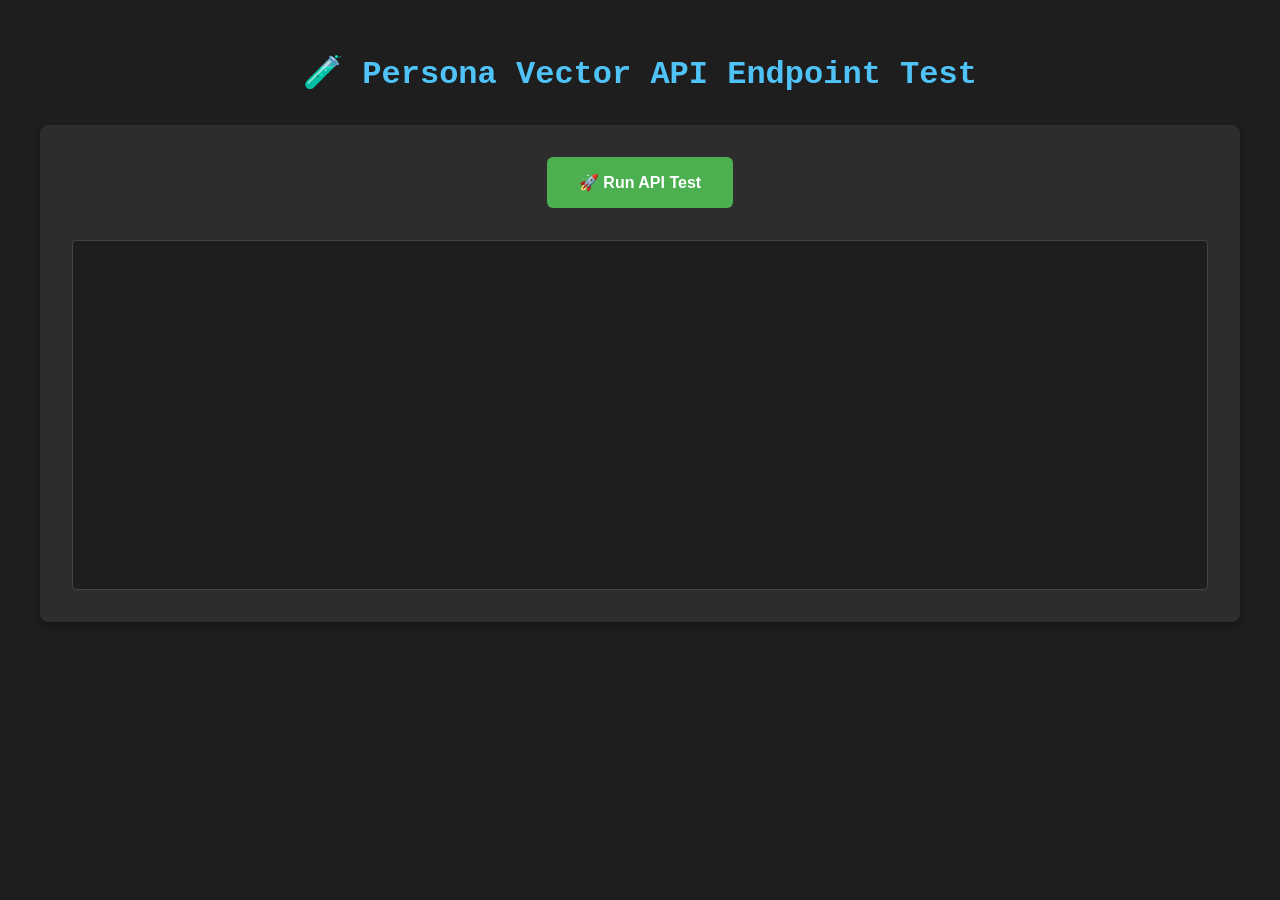
<file: test-persona-api.html>
<!DOCTYPE html>
<html lang="en">
<head>
    <meta charset="UTF-8">
    <meta name="viewport" content="width=device-width, initial-scale=1.0">
    <title>Persona Vector API Test</title>
    <style>
        body {
            font-family: 'Monaco', 'Courier New', monospace;
            max-width: 1200px;
            margin: 0 auto;
            padding: 2rem;
            background: #1e1e1e;
            color: #d4d4d4;
        }
        
        h1 {
            color: #4FC3F7;
            text-align: center;
            margin-bottom: 2rem;
        }
        
        .test-container {
            background: #2d2d2d;
            border-radius: 8px;
            padding: 2rem;
            box-shadow: 0 4px 6px rgba(0, 0, 0, 0.3);
        }
        
        button {
            background: #4CAF50;
            color: white;
            border: none;
            padding: 1rem 2rem;
            font-size: 1rem;
            border-radius: 6px;
            cursor: pointer;
            font-weight: bold;
            display: block;
            margin: 0 auto 2rem;
            transition: all 0.2s;
        }
        
        button:hover {
            background: #45a049;
            transform: translateY(-2px);
            box-shadow: 0 4px 8px rgba(76, 175, 80, 0.3);
        }
        
        button:disabled {
            background: #666;
            cursor: not-allowed;
            transform: none;
        }
        
        #output {
            background: #1e1e1e;
            border: 1px solid #444;
            border-radius: 4px;
            padding: 1.5rem;
            min-height: 300px;
            max-height: 600px;
            overflow-y: auto;
            white-space: pre-wrap;
            font-size: 0.9rem;
            line-height: 1.6;
        }
        
        .success { color: #4CAF50; }
        .error { color: #f44336; }
        .warning { color: #FF9800; }
        .info { color: #2196F3; }
        .highlight { color: #FFD700; font-weight: bold; }
        
        .loading {
            text-align: center;
            color: #4FC3F7;
            font-size: 1.1rem;
            padding: 2rem;
        }
        
        .spinner {
            display: inline-block;
            width: 20px;
            height: 20px;
            border: 3px solid rgba(79, 195, 247, 0.3);
            border-top-color: #4FC3F7;
            border-radius: 50%;
            animation: spin 1s linear infinite;
        }
        
        @keyframes spin {
            to { transform: rotate(360deg); }
        }
    </style>
</head>
<body>
    <h1>🧪 Persona Vector API Endpoint Test</h1>
    
    <div class="test-container">
        <button id="testBtn" onclick="runTest()">🚀 Run API Test</button>
        <div id="output"></div>
    </div>

    <script>
        const output = document.getElementById('output');
        const testBtn = document.getElementById('testBtn');
        
        function log(message, type = 'normal') {
            const className = type === 'success' ? 'success' : 
                            type === 'error' ? 'error' : 
                            type === 'warning' ? 'warning' : 
                            type === 'info' ? 'info' : 
                            type === 'highlight' ? 'highlight' : '';
            
            const span = document.createElement('span');
            if (className) span.className = className;
            span.textContent = message + '\n';
            output.appendChild(span);
            output.scrollTop = output.scrollHeight;
        }
        
        function clearOutput() {
            output.innerHTML = '';
        }
        
        async function runTest() {
            clearOutput();
            testBtn.disabled = true;
            
            const testData = {
                system: "You are a helpful research assistant for the MIT Media Lab Chat Study. Provide thoughtful, informative responses to help participants with their research questions. Be conversational and engaging while maintaining a professional tone."
            };

            try {
                log('🧪 Testing Persona Vector endpoint...', 'info');
                log('📤 Request data:', 'info');
                log(JSON.stringify(testData, null, 2));
                log('');
                log('⏳ Calling API...', 'warning');
                log('');
                
                const startTime = Date.now();
                
                const response = await fetch('/api/persona-vector', {
                    method: 'POST',
                    headers: {
                        'Content-Type': 'application/json'
                    },
                    body: JSON.stringify(testData)
                });
                
                const duration = ((Date.now() - startTime) / 1000).toFixed(2);
                
                log(`📊 Response status: ${response.status}`, response.ok ? 'success' : 'error');
                log(`⏱️  Response time: ${duration}s`, 'info');
                log('');

                if (response.ok) {
                    const data = await response.json();
                    log('✅ Success! Full response:', 'success');
                    log(JSON.stringify(data, null, 2));
                    log('');
                    
                    // Analyze the response
                    const personaData = data.content;
                    const traitCount = personaData ? Object.keys(personaData).length : 0;
                    
                    log('━━━━━━━━━━━━━━━━━━━━━━━━━━━━━━━━━━━━━━━━', 'highlight');
                    log('📈 RESPONSE ANALYSIS:', 'highlight');
                    log('━━━━━━━━━━━━━━━━━━━━━━━━━━━━━━━━━━━━━━━━', 'highlight');
                    log(`✓ Total traits returned: ${traitCount}`, 'info');
                    log(`✓ Expected: 16 (8 trait pairs × 2)`, 'info');
                    log(`✓ Match: ${traitCount === 16 ? '✅ YES' : '❌ NO'}`, traitCount === 16 ? 'success' : 'error');
                    log('');
                    
                    if (personaData) {
                        log('━━━━━━━━━━━━━━━━━━━━━━━━━━━━━━━━━━━━━━━━', 'highlight');
                        log('📋 TRAIT PAIRS RECEIVED:', 'highlight');
                        log('━━━━━━━━━━━━━━━━━━━━━━━━━━━━━━━━━━━━━━━━', 'highlight');
                        
                        // Define expected trait pairs
                        const traitPairs = [
                            ['empathetic', 'unempathetic'],
                            ['encouraging', 'discouraging'],
                            ['social', 'antisocial'],
                            ['casual', 'formal'],
                            ['honest', 'sycophantic'],
                            ['funny', 'serious'],
                            ['accurate', 'hallucinatory'],
                            ['respectful', 'toxic']
                        ];
                        
                        traitPairs.forEach(([trait1, trait2]) => {
                            const val1 = personaData[trait1];
                            const val2 = personaData[trait2];
                            const sum = (val1 !== undefined && val2 !== undefined) ? (val1 + val2).toFixed(4) : 'N/A';
                            const present = (val1 !== undefined && val2 !== undefined);
                            
                            log(`${present ? '✅' : '❌'} ${trait1.padEnd(15)} ${val1 !== undefined ? val1.toFixed(4) : 'MISSING'}`, present ? 'success' : 'error');
                            log(`   ${trait2.padEnd(15)} ${val2 !== undefined ? val2.toFixed(4) : 'MISSING'} (sum: ${sum})`);
                            log('');
                        });
                        
                        log('━━━━━━━━━━━━━━━━━━━━━━━━━━━━━━━━━━━━━━━━', 'highlight');
                        log('🔍 VALIDATION:', 'highlight');
                        log('━━━━━━━━━━━━━━━━━━━━━━━━━━━━━━━━━━━━━━━━', 'highlight');
                        
                        // Check all pairs sum to 1.0
                        let allPairsValid = true;
                        traitPairs.forEach(([trait1, trait2]) => {
                            const val1 = personaData[trait1];
                            const val2 = personaData[trait2];
                            if (val1 !== undefined && val2 !== undefined) {
                                const sum = val1 + val2;
                                if (Math.abs(sum - 1.0) > 0.001) {
                                    log(`❌ ${trait1}/${trait2} pair doesn't sum to 1.0: ${sum.toFixed(4)}`, 'error');
                                    allPairsValid = false;
                                }
                            }
                        });
                        
                        if (allPairsValid) {
                            log('✅ All trait pairs sum to 1.0 (±0.001)', 'success');
                        }
                        
                        // Check value ranges
                        let allValuesInRange = true;
                        Object.entries(personaData).forEach(([trait, value]) => {
                            if (value < 0 || value > 1) {
                                log(`❌ ${trait} value out of range [0,1]: ${value}`, 'error');
                                allValuesInRange = false;
                            }
                        });
                        
                        if (allValuesInRange) {
                            log('✅ All values in range [0, 1]', 'success');
                        }
                        
                        log('');
                        log('━━━━━━━━━━━━━━━━━━━━━━━━━━━━━━━━━━━━━━━━', 'highlight');
                        log('🎯 TEST RESULT: ' + (traitCount === 16 && allPairsValid && allValuesInRange ? 'PASSED ✅' : 'FAILED ❌'), 
                            traitCount === 16 && allPairsValid && allValuesInRange ? 'success' : 'error');
                        log('━━━━━━━━━━━━━━━━━━━━━━━━━━━━━━━━━━━━━━━━', 'highlight');
                    }
                } else {
                    const errorData = await response.json();
                    log('❌ Error response:', 'error');
                    log(JSON.stringify(errorData, null, 2), 'error');
                }
            } catch (error) {
                log('❌ Network error:', 'error');
                log(error.message, 'error');
                console.error('Full error:', error);
            } finally {
                testBtn.disabled = false;
            }
        }
        
        // Auto-run test on page load (optional - comment out if you don't want this)
        // setTimeout(runTest, 500);
    </script>
</body>
</html>
</file>
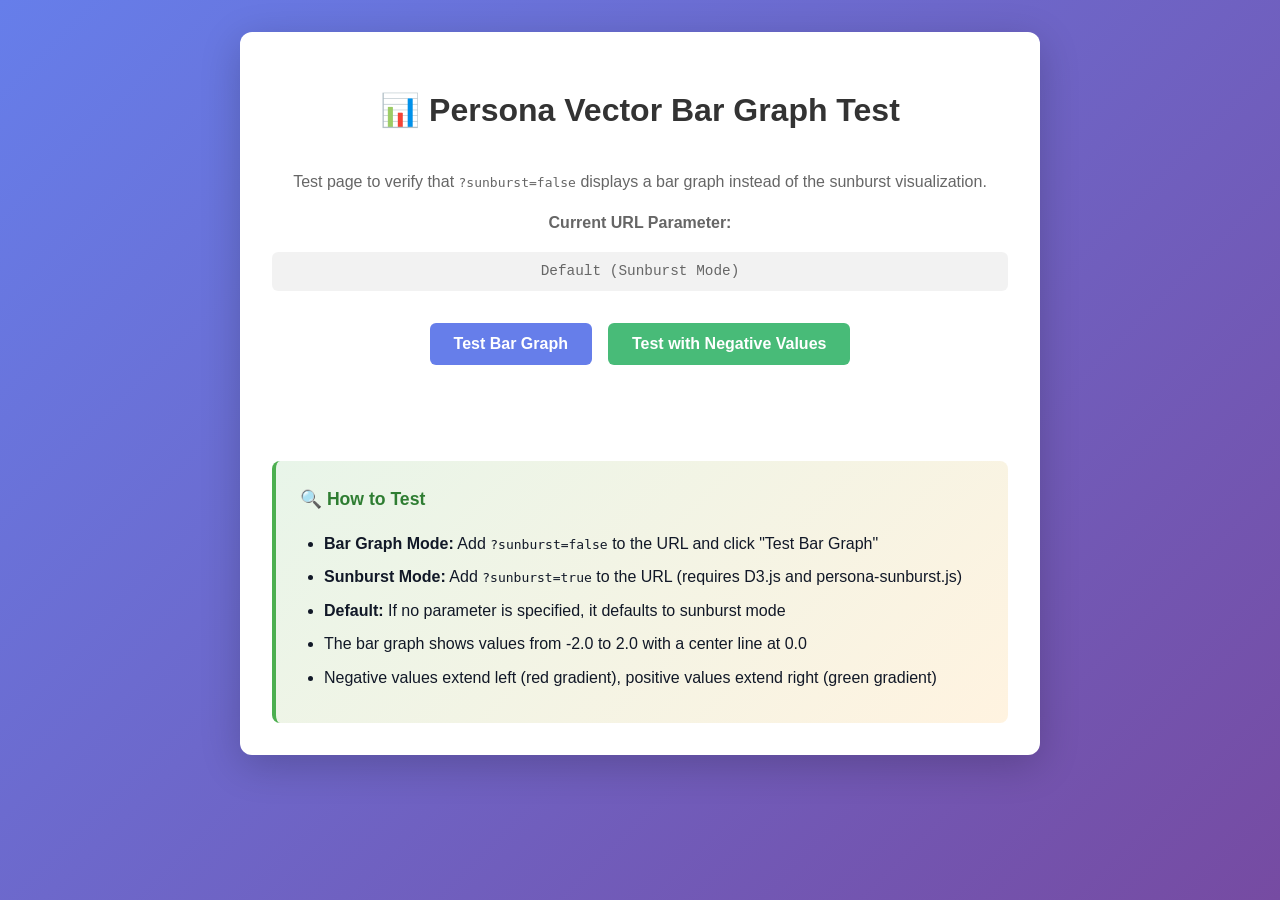
<file: test-persona-bargraph.html>
<!DOCTYPE html>
<html lang="en">
<head>
    <meta charset="UTF-8">
    <meta name="viewport" content="width=device-width, initial-scale=1.0">
    <title>Persona Bar Graph Test</title>
    
    <!-- jQuery -->
    <script src="https://ajax.googleapis.com/ajax/libs/jquery/3.7.1/jquery.min.js"></script>
    
    <!-- Main CSS -->
    <link rel="stylesheet" href="css/main.css">
    
    <!-- Persona Vectors JS -->
    <script src="js/persona_vectors.js"></script>
    
    <style>
        body {
            font-family: -apple-system, BlinkMacSystemFont, 'Segoe UI', Roboto, Oxygen, Ubuntu, Cantarell, sans-serif;
            margin: 0;
            padding: 2rem;
            background: linear-gradient(135deg, #667eea 0%, #764ba2 100%);
            min-height: 100vh;
        }
        
        .container {
            max-width: 800px;
            margin: 0 auto;
            background: white;
            border-radius: 12px;
            padding: 2rem;
            box-shadow: 0 10px 40px rgba(0, 0, 0, 0.2);
        }
        
        h1 {
            text-align: center;
            color: #333;
            margin-bottom: 2rem;
        }
        
        .description {
            text-align: center;
            color: #666;
            margin-bottom: 2rem;
            line-height: 1.6;
        }
        
        .test-buttons {
            display: flex;
            gap: 1rem;
            justify-content: center;
            margin-bottom: 2rem;
            flex-wrap: wrap;
        }
        
        .btn {
            padding: 0.75rem 1.5rem;
            border: none;
            border-radius: 6px;
            font-size: 1rem;
            cursor: pointer;
            transition: all 0.2s;
            font-weight: 600;
        }
        
        .btn-primary {
            background: #667eea;
            color: white;
        }
        
        .btn-primary:hover {
            background: #5568d3;
            transform: translateY(-2px);
            box-shadow: 0 4px 12px rgba(102, 126, 234, 0.4);
        }
        
        .btn-secondary {
            background: #48bb78;
            color: white;
        }
        
        .btn-secondary:hover {
            background: #38a169;
            transform: translateY(-2px);
            box-shadow: 0 4px 12px rgba(72, 187, 120, 0.4);
        }
        
        .info-box {
            margin-top: 2rem;
            padding: 1.5rem;
            background: linear-gradient(135deg, #e8f5e9 0%, #fff3e0 100%);
            border-radius: 8px;
            border-left: 4px solid #4CAF50;
        }
        
        .info-box h3 {
            margin-top: 0;
            color: #2e7d32;
            font-size: 1.1rem;
        }
        
        .info-box ul {
            margin: 0.5rem 0;
            padding-left: 1.5rem;
        }
        
        .info-box li {
            margin: 0.5rem 0;
            line-height: 1.6;
        }
        
        .url-display {
            background: rgba(0, 0, 0, 0.05);
            padding: 0.5rem 1rem;
            border-radius: 6px;
            font-family: 'Courier New', monospace;
            margin-top: 1rem;
            font-size: 0.9rem;
        }
        
        /* Override persona display for test */
        #personaVectorDisplay {
            position: relative !important;
            background: transparent !important;
            box-shadow: none !important;
        }
        
        .persona-vector-results {
            background: white;
            padding: 1.5rem;
            border-radius: 8px;
            border: 2px solid #e9ecef;
        }
        
        .persona-vector-header {
            display: flex;
            justify-content: space-between;
            align-items: center;
            margin-bottom: 1rem;
            padding-bottom: 1rem;
            border-bottom: 2px solid #e9ecef;
        }
        
        .close-btn {
            background: #dc3545;
            color: white;
            border: none;
            padding: 0.5rem 1rem;
            border-radius: 6px;
            cursor: pointer;
            font-size: 0.9rem;
        }
        
        .close-btn:hover {
            background: #c82333;
        }
    </style>
</head>
<body>
    <div class="container">
        <h1>📊 Persona Vector Bar Graph Test</h1>
        
        <div class="description">
            <p>Test page to verify that <code>?sunburst=false</code> displays a bar graph instead of the sunburst visualization.</p>
            <p><strong>Current URL Parameter:</strong></p>
            <div class="url-display" id="urlDisplay">Loading...</div>
        </div>
        
        <div class="test-buttons">
            <button class="btn btn-primary" onclick="testBarGraph()">
                Test Bar Graph
            </button>
            <button class="btn btn-secondary" onclick="testWithNegatives()">
                Test with Negative Values
            </button>
        </div>
        
        <div id="personaVectorDisplay"></div>
        
        <div class="info-box">
            <h3>🔍 How to Test</h3>
            <ul>
                <li><strong>Bar Graph Mode:</strong> Add <code>?sunburst=false</code> to the URL and click "Test Bar Graph"</li>
                <li><strong>Sunburst Mode:</strong> Add <code>?sunburst=true</code> to the URL (requires D3.js and persona-sunburst.js)</li>
                <li><strong>Default:</strong> If no parameter is specified, it defaults to sunburst mode</li>
                <li>The bar graph shows values from -2.0 to 2.0 with a center line at 0.0</li>
                <li>Negative values extend left (red gradient), positive values extend right (green gradient)</li>
            </ul>
        </div>
    </div>
    
    <script>
        // Display current URL parameter status
        function updateURLDisplay() {
            const sunburstParam = new URLSearchParams(window.location.search).get('sunburst');
            const displayMode = sunburstParam === 'false' ? 'Bar Graph Mode ✓' : 
                               sunburstParam === 'true' ? 'Sunburst Mode (requires D3.js)' : 
                               'Default (Sunburst Mode)';
            
            document.getElementById('urlDisplay').textContent = displayMode;
            
            // Also log the detected mode
            console.log('Display Mode:', useSunburstDisplay() ? 'Sunburst' : 'Bar Graph');
        }
        
        // Test data sets - hierarchical format matching exact API output
        // Format: { category: { trait1: value [0,1], trait2: 0 } }
        // One trait has a value, the opposite is always 0
        const testData1 = {
            empathy: {
                empathetic: 0.85,
                unempathetic: 0
            },
            sociality: {
                social: 0.72,
                antisocial: 0
            },
            encouraging: {
                encouraging: 0.88,
                discouraging: 0
            },
            sycophancy: {
                honest: 0.67,
                sycophantic: 0
            },
            toxicity: {
                respectful: 0.91,
                toxic: 0
            }
        };
        
        const testData2 = {
            empathy: {
                empathetic: 0.8033,
                unempathetic: 0
            },
            sociality: {
                social: 0.6984,
                antisocial: 0
            },
            encouraging: {
                encouraging: 0.6718,
                discouraging: 0
            },
            sycophancy: {
                honest: 0,
                sycophantic: 0.7576
            },
            toxicity: {
                respectful: 0,
                toxic: 0.9048
            },
            formality: {
                formal: 0,
                casual: 0.85
            },
            funniness: {
                funny: 0.68,
                serious: 0
            },
            hallucination: {
                hallucinatory: 0,
                factual: 0.88
            }
        };
        
        function testBarGraph() {
            const systemPrompt = "You are a helpful research assistant for the MIT Media Lab Chat Study.";
            displayPersonaVectorRatings(testData1, systemPrompt);
        }
        
        function testWithNegatives() {
            const systemPrompt = "Testing with negative and positive values.";
            displayPersonaVectorRatings(testData2, systemPrompt);
        }
        
        // Initialize on page load
        window.addEventListener('load', function() {
            updateURLDisplay();
            console.log('%c Bar Graph Test Page Loaded', 'font-weight: bold; color: #48bb78;');
            console.log('Add ?sunburst=false to the URL to see the bar graph');
            console.log('Add ?sunburst=true to the URL to see the sunburst (requires D3.js)');
        });
    </script>
</body>
</html>
</file>
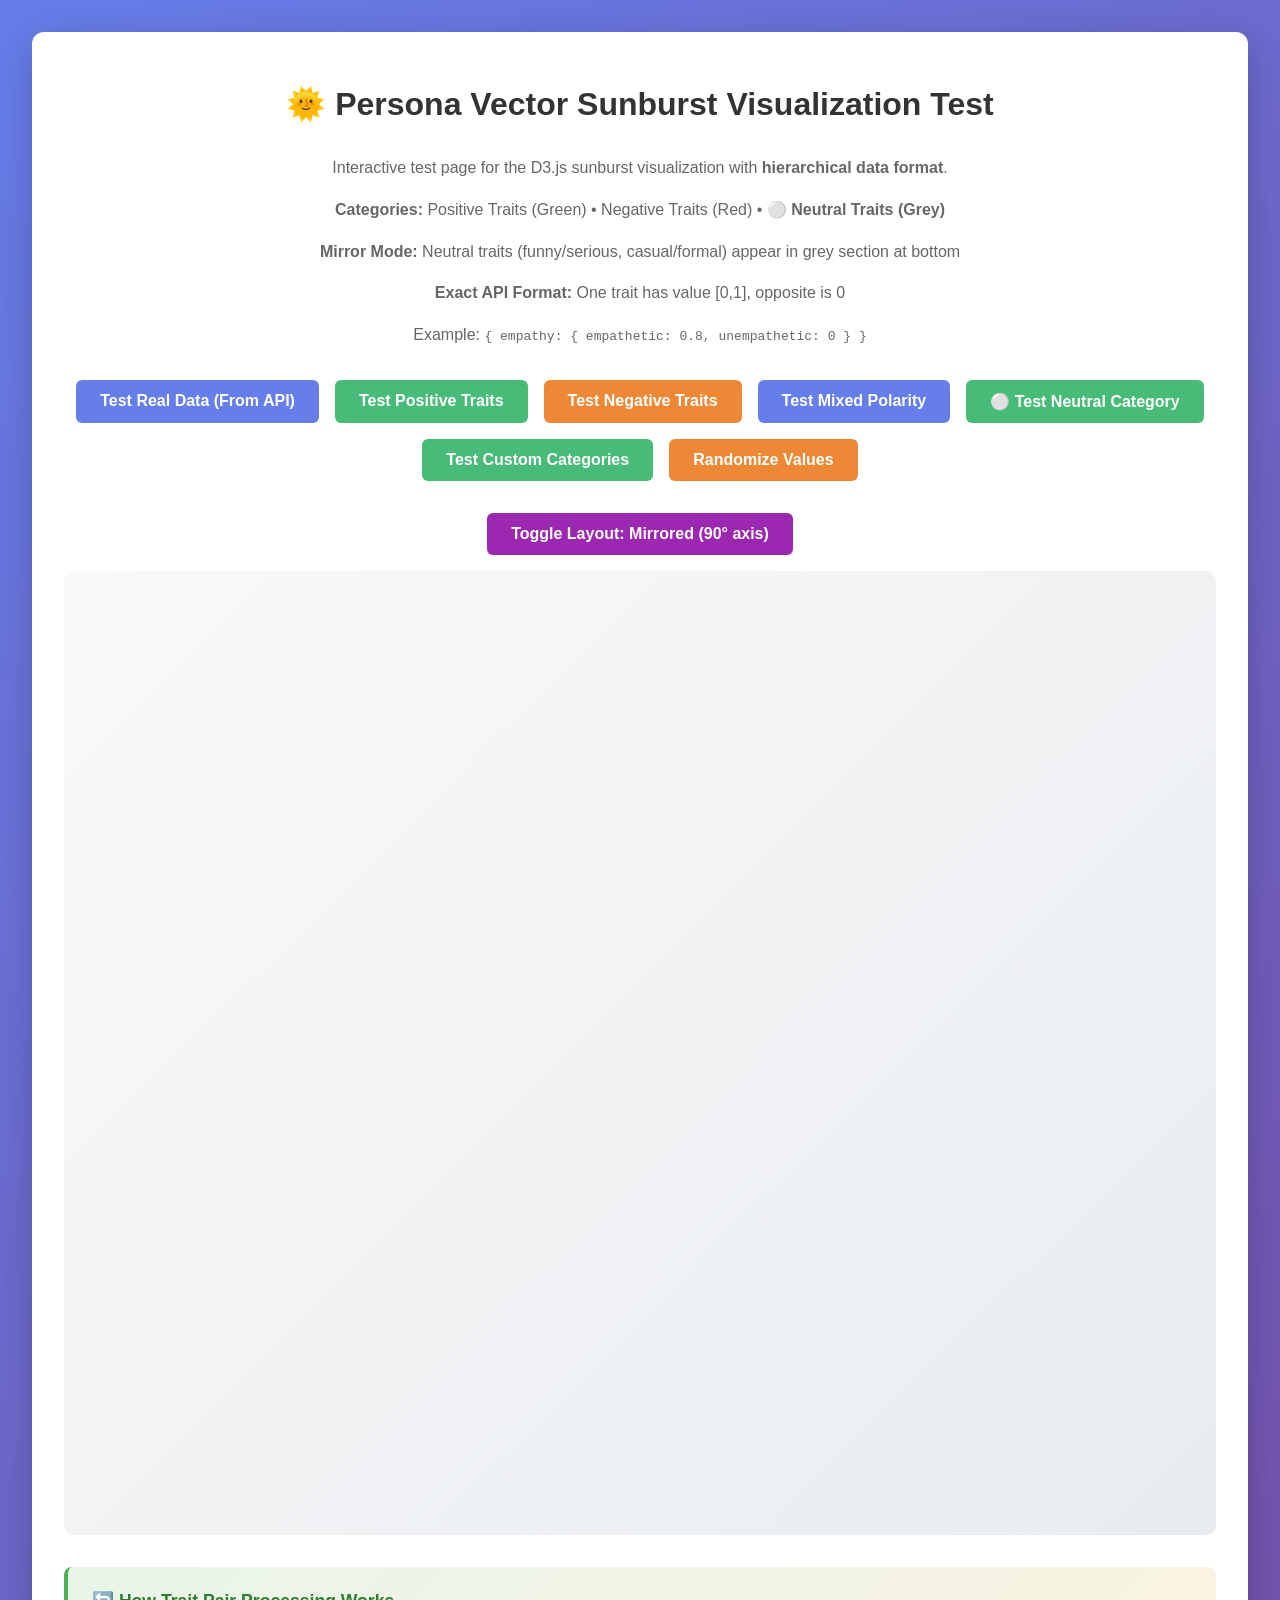
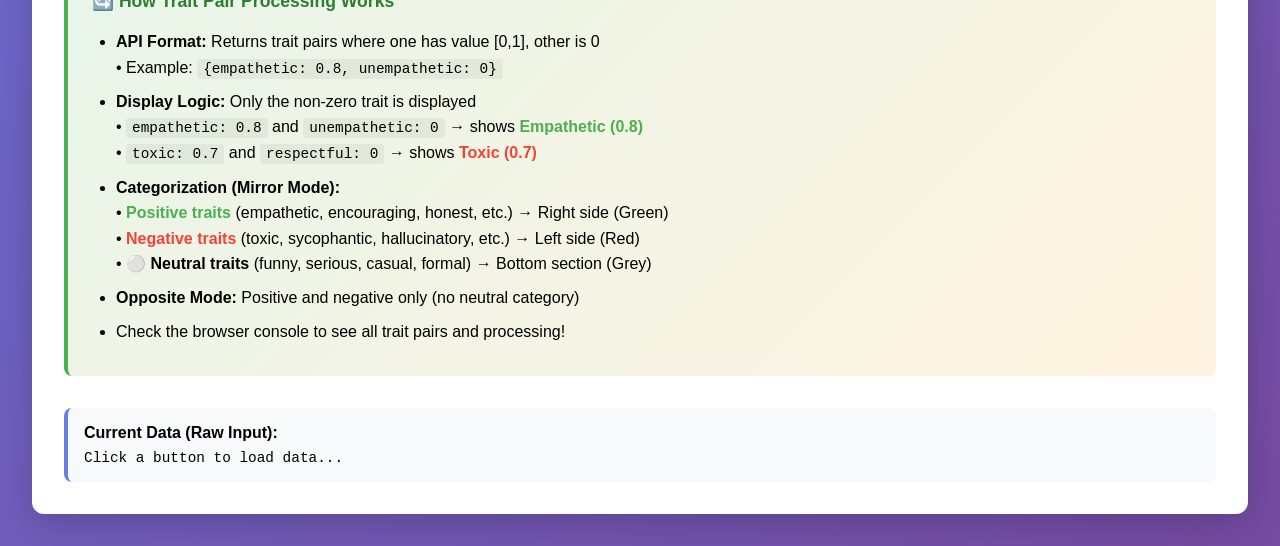
<file: test-sunburst.html>
<!DOCTYPE html>
<html lang="en">
<head>
    <meta charset="UTF-8">
    <meta name="viewport" content="width=device-width, initial-scale=1.0">
    <title>Persona Sunburst Test</title>
    
    <!-- D3.js -->
    <script src="https://d3js.org/d3.v7.min.js"></script>
    
    <!-- jQuery -->
    <script src="https://ajax.googleapis.com/ajax/libs/jquery/3.7.1/jquery.min.js"></script>
    
    <!-- Persona Sunburst -->
    <script src="js/persona-sunburst.js"></script>
    
    <style>
        body {
            font-family: -apple-system, BlinkMacSystemFont, 'Segoe UI', Roboto, Oxygen, Ubuntu, Cantarell, sans-serif;
            margin: 0;
            padding: 2rem;
            background: linear-gradient(135deg, #667eea 0%, #764ba2 100%);
            min-height: 100vh;
        }
        
        .container {
            max-width: 1200px;
            margin: 0 auto;
            background: white;
            border-radius: 12px;
            padding: 2rem;
            box-shadow: 0 10px 40px rgba(0, 0, 0, 0.2);
        }
        
        h1 {
            text-align: center;
            color: #333;
            margin-bottom: 2rem;
        }
        
        .test-buttons {
            display: flex;
            gap: 1rem;
            justify-content: center;
            margin-bottom: 2rem;
            flex-wrap: wrap;
        }
        
        .btn {
            padding: 0.75rem 1.5rem;
            border: none;
            border-radius: 6px;
            font-size: 1rem;
            cursor: pointer;
            transition: all 0.2s;
            font-weight: 600;
        }
        
        .btn-primary {
            background: #667eea;
            color: white;
        }
        
        .btn-primary:hover {
            background: #5568d3;
            transform: translateY(-2px);
            box-shadow: 0 4px 12px rgba(102, 126, 234, 0.4);
        }
        
        .btn-secondary {
            background: #48bb78;
            color: white;
        }
        
        .btn-secondary:hover {
            background: #38a169;
            transform: translateY(-2px);
            box-shadow: 0 4px 12px rgba(72, 187, 120, 0.4);
        }
        
        .btn-tertiary {
            background: #ed8936;
            color: white;
        }
        
        .btn-tertiary:hover {
            background: #dd6b20;
            transform: translateY(-2px);
            box-shadow: 0 4px 12px rgba(237, 137, 54, 0.4);
        }
        
        #sunburstContainer {
            min-height: 900px;
            display: flex;
            justify-content: center;
            align-items: center;
            background: linear-gradient(135deg, #f8f9fa 0%, #e9ecef 100%);
            border-radius: 10px;
            padding: 2rem;
            overflow: visible;
        }
        
        .description {
            text-align: center;
            color: #666;
            margin-bottom: 2rem;
            line-height: 1.6;
        }
        
        .data-display {
            margin-top: 2rem;
            padding: 1rem;
            background: #f8f9fa;
            border-radius: 8px;
            border-left: 4px solid #667eea;
        }
        
        .data-display pre {
            margin: 0.5rem 0 0 0;
            overflow-x: auto;
            font-family: 'Courier New', monospace;
            font-size: 0.9rem;
        }
        
        .info-box {
            margin-top: 2rem;
            padding: 1.5rem;
            background: linear-gradient(135deg, #e8f5e9 0%, #fff3e0 100%);
            border-radius: 8px;
            border-left: 4px solid #4CAF50;
        }
        
        .info-box h3 {
            margin-top: 0;
            color: #2e7d32;
            font-size: 1.1rem;
        }
        
        .info-box ul {
            margin: 0.5rem 0;
            padding-left: 1.5rem;
        }
        
        .info-box li {
            margin: 0.5rem 0;
            line-height: 1.6;
        }
        
        .code {
            background: rgba(0, 0, 0, 0.05);
            padding: 2px 6px;
            border-radius: 3px;
            font-family: 'Courier New', monospace;
            font-size: 0.9em;
        }
        
        .positive-label {
            color: #4CAF50;
            font-weight: bold;
        }
        
        .negative-label {
            color: #F44336;
            font-weight: bold;
        }
    </style>
</head>
<body>
    <div class="container">
        <h1>🌞 Persona Vector Sunburst Visualization Test</h1>
        
        <div class="description">
            <p>Interactive test page for the D3.js sunburst visualization with <strong>hierarchical data format</strong>.</p>
            <p><strong>Categories:</strong> Positive Traits (Green) • Negative Traits (Red) • <strong>⚪ Neutral Traits (Grey)</strong></p>
            <p><strong>Mirror Mode:</strong> Neutral traits (funny/serious, casual/formal) appear in grey section at bottom</p>
            <p><strong>Exact API Format:</strong> One trait has value [0,1], opposite is 0</p>
            <p>Example: <code>{ empathy: { empathetic: 0.8, unempathetic: 0 } }</code></p>
        </div>
        
        <div class="test-buttons">
            <button class="btn btn-primary" onclick="testRealData()">
                Test Real Data (From API)
            </button>
            <button class="btn btn-secondary" onclick="testPositiveTraits()">
                Test Positive Traits
            </button>
            <button class="btn btn-tertiary" onclick="testNegativeTraits()">
                Test Negative Traits
            </button>
            <button class="btn btn-primary" onclick="testMixedTraits()">
                Test Mixed Polarity
            </button>
            <button class="btn btn-secondary" onclick="testNeutralCategory()">
                ⚪ Test Neutral Category
            </button>
            <button class="btn btn-secondary" onclick="testCustomCategories()">
                Test Custom Categories
            </button>
            <button class="btn btn-tertiary" onclick="testRandomize()">
                Randomize Values
            </button>
        </div>
        
        <div style="text-align: center; margin-bottom: 1rem;">
            <button id="layoutToggle" class="btn btn-primary" onclick="toggleLayout()" style="background: #9C27B0;">
                Toggle Layout: <span id="layoutMode">Mirrored (90° axis)</span>
            </button>
        </div>
        
        <div id="sunburstContainer"></div>
        
        <div class="info-box">
            <h3>🔄 How Trait Pair Processing Works</h3>
            <ul>
                <li><strong>API Format:</strong> Returns trait pairs where one has value [0,1], other is 0
                    <br>• Example: <span class="code">{empathetic: 0.8, unempathetic: 0}</span>
                </li>
                <li><strong>Display Logic:</strong> Only the non-zero trait is displayed
                    <br>• <span class="code">empathetic: 0.8</span> and <span class="code">unempathetic: 0</span> → shows <span class="positive-label">Empathetic (0.8)</span>
                    <br>• <span class="code">toxic: 0.7</span> and <span class="code">respectful: 0</span> → shows <span class="negative-label">Toxic (0.7)</span>
                </li>
                <li><strong>Categorization (Mirror Mode):</strong>
                    <br>• <span class="positive-label">Positive traits</span> (empathetic, encouraging, honest, etc.) → Right side (Green)
                    <br>• <span class="negative-label">Negative traits</span> (toxic, sycophantic, hallucinatory, etc.) → Left side (Red)
                    <br>• <strong>⚪ Neutral traits</strong> (funny, serious, casual, formal) → Bottom section (Grey)
                </li>
                <li><strong>Opposite Mode:</strong> Positive and negative only (no neutral category)</li>
                <li>Check the browser console to see all trait pairs and processing!</li>
            </ul>
        </div>
        
        <div class="data-display">
            <strong>Current Data (Raw Input):</strong>
            <pre id="dataDisplay">Click a button to load data...</pre>
        </div>
    </div>
    
    <script>
        // Test data sets matching API format
        
        // Real API data format - NEW HIERARCHICAL format
        // Format: { category: { trait1: value [0,1], trait2: 0 } }
        // One trait has a value, the opposite is always 0
        const realAPIData = {
            empathy: {
                empathetic: 0.8033,
                unempathetic: 0
            },
            encouraging: {
                encouraging: 0.6718,
                discouraging: 0
            },
            sociality: {
                social: 0.6984,
                antisocial: 0
            },
            formality: {
                formal: 0,
                casual: 0.9519
            },
            sycophancy: {
                sycophantic: 0.7576,
                honest: 0
            },
            funniness: {
                funny: 0.7985,
                serious: 0
            },
            hallucination: {
                hallucinatory: 0,
                factual: 0.9827
            },
            toxicity: {
                toxic: 0,
                respectful: 0.8952
            }
        };
        
        // Mostly positive traits - dominant positive traits (hierarchical format)
        const positiveTraitsData = {
            empathy: {
                empathetic: 0.85,
                unempathetic: 0
            },
            encouraging: {
                encouraging: 0.92,
                discouraging: 0
            },
            sociality: {
                social: 0.78,
                antisocial: 0
            },
            sycophancy: {
                honest: 0.88,
                sycophantic: 0
            },
            funniness: {
                funny: 0.65,
                serious: 0
            },
            hallucination: {
                factual: 0.91,
                hallucinatory: 0
            },
            toxicity: {
                respectful: 0.94,
                toxic: 0
            }
        };
        
        // Mostly negative traits - dominant negative traits (hierarchical format)
        const negativeTraitsData = {
            toxicity: {
                toxic: 0.95,
                respectful: 0
            },
            sycophancy: {
                sycophantic: 0.88,
                honest: 0
            },
            hallucination: {
                hallucinatory: 0.75,
                factual: 0
            },
            empathy: {
                unempathetic: 0.82,
                empathetic: 0
            },
            encouraging: {
                discouraging: 0.71,
                encouraging: 0
            },
            sociality: {
                antisocial: 0.65,
                social: 0
            }
        };
        
        // Mixed traits - balanced positive and negative traits (hierarchical format)
        const mixedPolarityData = {
            empathy: {
                empathetic: 0.80,
                unempathetic: 0
            },
            encouraging: {
                encouraging: 0.72,
                discouraging: 0
            },
            sociality: {
                social: 0.60,
                antisocial: 0
            },
            toxicity: {
                toxic: 0.55,
                respectful: 0
            },
            sycophancy: {
                sycophantic: 0.68,
                honest: 0
            },
            hallucination: {
                hallucinatory: 0.52,
                factual: 0
            }
        };
        
        // Custom categories data (bypasses automatic polarity)
        const customCategoriesData = {
            categories: [
                {
                    name: "Positive Traits",
                    color: "#66BB6A",
                    items: [
                        { name: "Empathy", value: 1.5 },
                        { name: "Creativity", value: 1.2 },
                        { name: "Honesty", value: 1.8 },
                        { name: "Resilience", value: 1.4 },
                        { name: "Curiosity", value: 1.6 }
                    ]
                },
                {
                    name: "Cognitive Style",
                    color: "#757575",
                    items: [
                        { name: "Analytical", value: 0.8 },
                        { name: "Intuitive", value: 0.5 },
                        { name: "Detail-Oriented", value: 0.3 },
                        { name: "Big Picture", value: 0.7 }
                    ]
                },
                {
                    name: "Social Tendencies",
                    color: "#2196F3",
                    items: [
                        { name: "Assertiveness", value: 0.5 },
                        { name: "Warmth", value: 0.9 },
                        { name: "Sociability", value: 0.2 },
                        { name: "Leadership", value: 0.3 }
                    ]
                }
            ]
        };
        
        let currentData = realAPIData;
        let useOppositeLayout = false; // Track current layout mode - default to mirror (shows neutral)
        
        function toggleLayout() {
            useOppositeLayout = !useOppositeLayout;
            const modeText = useOppositeLayout ? 'Opposite (π apart)' : 'Mirrored (90° axis)';
            document.getElementById('layoutMode').textContent = modeText;
            
            // Redraw with current data and new layout
            createPersonaSunburst(currentData, 'sunburstContainer', {
                width: 900,
                height: 900,
                centerLabel: 'Toggle',
                centerSubLabel: 'Test',
                animate: true,
                oppositeLayout: useOppositeLayout
            });
        }
        
        function displayData(data) {
            const display = document.getElementById('dataDisplay');
            display.textContent = JSON.stringify(data, null, 2);
            
            // Log transformations to console
            console.log('\n=== Data Structure ===');
            if (data.categories) {
                console.log('Custom categories format');
            } else {
                // Check if hierarchical
                const firstValue = Object.values(data)[0];
                if (firstValue && typeof firstValue === 'object') {
                    console.log('Hierarchical format detected');
                    for (const [category, traits] of Object.entries(data)) {
                        console.log(`${category}:`, traits);
                    }
                } else {
                    console.log('Flat format detected');
                }
            }
        }
        
        function testRealData() {
            currentData = realAPIData;
            createPersonaSunburst(realAPIData, 'sunburstContainer', {
                width: 900,
                height: 900,
                centerLabel: 'API',
                centerSubLabel: 'Response',
                animate: true,
                oppositeLayout: useOppositeLayout
            });
            displayData(realAPIData);
        }
        
        function testPositiveTraits() {
            currentData = positiveTraitsData;
            createPersonaSunburst(positiveTraitsData, 'sunburstContainer', {
                width: 900,
                height: 900,
                centerLabel: 'Positive',
                centerSubLabel: 'Profile',
                animate: true,
                oppositeLayout: useOppositeLayout
            });
            displayData(positiveTraitsData);
        }
        
        function testNegativeTraits() {
            currentData = negativeTraitsData;
            createPersonaSunburst(negativeTraitsData, 'sunburstContainer', {
                width: 900,
                height: 900,
                centerLabel: 'Negative',
                centerSubLabel: 'Profile',
                animate: true,
                oppositeLayout: useOppositeLayout
            });
            displayData(negativeTraitsData);
        }
        
        function testMixedTraits() {
            currentData = mixedPolarityData;
            createPersonaSunburst(mixedPolarityData, 'sunburstContainer', {
                width: 900,
                height: 900,
                centerLabel: 'Mixed',
                centerSubLabel: 'Profile',
                animate: true,
                oppositeLayout: useOppositeLayout
            });
            displayData(mixedPolarityData);
        }
        
        function testNeutralCategory() {
            // Test data with neutral traits (funny/serious, casual/formal) to verify grey category
            const neutralTestData = {
                empathy: {
                    empathetic: 0.82,
                    unempathetic: 0
                },
                encouraging: {
                    encouraging: 0.75,
                    discouraging: 0
                },
                sociality: {
                    social: 0.68,
                    antisocial: 0
                },
                formality: {
                    formal: 0,
                    casual: 0.88  // Neutral trait
                },
                sycophancy: {
                    sycophantic: 0.45,
                    honest: 0
                },
                funniness: {
                    funny: 0.92,  // Neutral trait
                    serious: 0
                },
                hallucination: {
                    hallucinatory: 0,
                    factual: 0.95
                },
                toxicity: {
                    toxic: 0,
                    respectful: 0.87
                }
            };
            
            // Force mirror mode for neutral category test
            useOppositeLayout = false;
            document.getElementById('layoutMode').textContent = 'Mirrored (90° axis)';
            
            currentData = neutralTestData;
            createPersonaSunburst(neutralTestData, 'sunburstContainer', {
                width: 900,
                height: 900,
                centerLabel: 'Neutral',
                centerSubLabel: 'Test',
                animate: true,
                oppositeLayout: false  // Force mirror mode
            });
            displayData(neutralTestData);
            
            console.log('⚪ Testing Neutral Category:');
            console.log('- Funny and Casual should appear in GREY section at BOTTOM');
            console.log('- Positive traits (empathetic, encouraging, social, factual, respectful) should be on RIGHT');
            console.log('- Negative trait (sycophantic) should be on LEFT');
            console.log('- Layout should be symmetrically mirrored around vertical axis');
        }
        
        function testCustomCategories() {
            currentData = customCategoriesData;
            createPersonaSunburst(customCategoriesData, 'sunburstContainer', {
                width: 900,
                height: 900,
                centerLabel: 'Custom',
                centerSubLabel: 'Persona',
                animate: true,
                oppositeLayout: useOppositeLayout
            });
            displayData(customCategoriesData);
        }
        
        function testRandomize() {
            // Generate random hierarchical data
            const categories = [
                'empathy',
                'encouraging', 
                'sociality',
                'formality',
                'sycophancy',
                'funniness',
                'hallucination',
                'toxicity'
            ];
            
            const traitPairs = {
                empathy: ['empathetic', 'unempathetic'],
                encouraging: ['encouraging', 'discouraging'],
                sociality: ['social', 'antisocial'],
                formality: ['formal', 'casual'],
                sycophancy: ['sycophantic', 'honest'],
                funniness: ['funny', 'serious'],
                hallucination: ['hallucinatory', 'factual'],
                toxicity: ['toxic', 'respectful']
            };
            
            // Randomly select 5-8 categories
            const numCategories = 5 + Math.floor(Math.random() * 4);
            const selectedCategories = categories.sort(() => Math.random() - 0.5).slice(0, numCategories);
            
            const randomData = {};
            selectedCategories.forEach(category => {
                const [trait1, trait2] = traitPairs[category];
                // Randomly pick which trait gets the value (other gets 0)
                const useFirstTrait = Math.random() > 0.5;
                randomData[category] = {
                    [trait1]: useFirstTrait ? Math.round(Math.random() * 1000) / 1000 : 0, // Random [0,1] or 0
                    [trait2]: useFirstTrait ? 0 : Math.round(Math.random() * 1000) / 1000
                };
            });
            
            console.log('🎲 Generated random hierarchical data with', numCategories, 'categories');
            console.log('Data:', randomData);
            
            currentData = randomData;
            createPersonaSunburst(randomData, 'sunburstContainer', {
                width: 900,
                height: 900,
                centerLabel: 'Random',
                centerSubLabel: 'Profile',
                animate: true,
                oppositeLayout: useOppositeLayout
            });
            displayData(randomData);
        }
        
        // Load real API data on page load
        window.addEventListener('load', function() {
            testRealData();
        });
    </script>
</body>
</html>
</file>
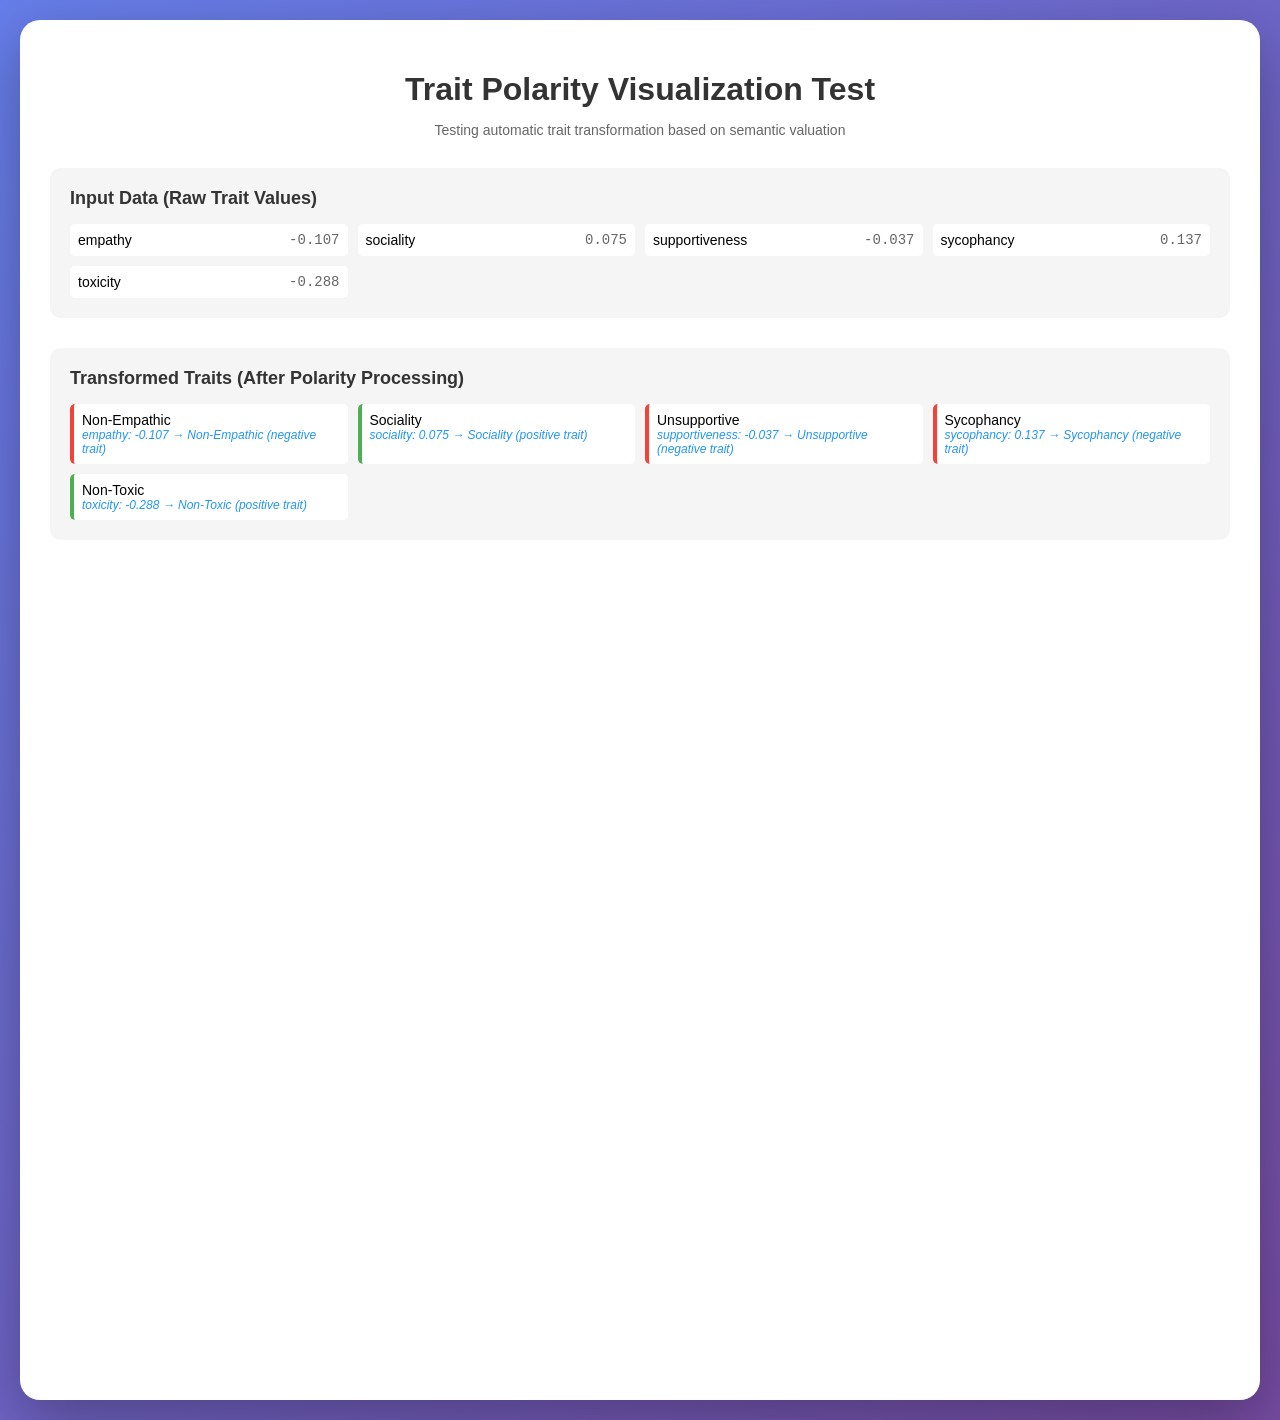
<file: test-trait-polarity.html>
<!DOCTYPE html>
<html lang="en">
<head>
    <meta charset="UTF-8">
    <meta name="viewport" content="width=device-width, initial-scale=1.0">
    <title>Trait Polarity Sunburst Test</title>
    <script src="https://d3js.org/d3.v7.min.js"></script>
    <style>
        body {
            font-family: 'Segoe UI', Tahoma, Geneva, Verdana, sans-serif;
            margin: 0;
            padding: 20px;
            background: linear-gradient(135deg, #667eea 0%, #764ba2 100%);
            min-height: 100vh;
        }
        
        .container {
            max-width: 1400px;
            margin: 0 auto;
            background: white;
            border-radius: 20px;
            padding: 30px;
            box-shadow: 0 20px 60px rgba(0,0,0,0.3);
        }
        
        h1 {
            text-align: center;
            color: #333;
            margin-bottom: 10px;
        }
        
        .subtitle {
            text-align: center;
            color: #666;
            margin-bottom: 30px;
            font-size: 14px;
        }
        
        .visualization-container {
            width: 100%;
            height: 800px;
            margin: 0 auto;
            position: relative;
        }
        
        .info-panel {
            background: #f5f5f5;
            padding: 20px;
            border-radius: 10px;
            margin-bottom: 30px;
        }
        
        .info-panel h2 {
            margin-top: 0;
            color: #333;
            font-size: 18px;
        }
        
        .trait-list {
            display: grid;
            grid-template-columns: repeat(auto-fit, minmax(250px, 1fr));
            gap: 10px;
        }
        
        .trait-item {
            display: flex;
            justify-content: space-between;
            padding: 8px;
            background: white;
            border-radius: 5px;
            font-size: 14px;
        }
        
        .trait-name {
            font-weight: 500;
        }
        
        .trait-value {
            font-family: monospace;
            color: #666;
        }
        
        .positive {
            border-left: 4px solid #4CAF50;
        }
        
        .negative {
            border-left: 4px solid #F44336;
        }
        
        .transformation {
            color: #2196F3;
            font-size: 12px;
            font-style: italic;
        }
    </style>
</head>
<body>
    <div class="container">
        <h1>Trait Polarity Visualization Test</h1>
        <p class="subtitle">Testing automatic trait transformation based on semantic valuation</p>
        
        <div class="info-panel">
            <h2>Input Data (Raw Trait Values)</h2>
            <div class="trait-list">
                <div class="trait-item">
                    <span class="trait-name">empathy</span>
                    <span class="trait-value">-0.107</span>
                </div>
                <div class="trait-item">
                    <span class="trait-name">sociality</span>
                    <span class="trait-value">0.075</span>
                </div>
                <div class="trait-item">
                    <span class="trait-name">supportiveness</span>
                    <span class="trait-value">-0.037</span>
                </div>
                <div class="trait-item">
                    <span class="trait-name">sycophancy</span>
                    <span class="trait-value">0.137</span>
                </div>
                <div class="trait-item">
                    <span class="trait-name">toxicity</span>
                    <span class="trait-value">-0.288</span>
                </div>
            </div>
        </div>
        
        <div class="info-panel">
            <h2>Transformed Traits (After Polarity Processing)</h2>
            <div class="trait-list">
                <div class="trait-item negative">
                    <div>
                        <span class="trait-name">Non-Empathic</span>
                        <div class="transformation">empathy: -0.107 → Non-Empathic (negative trait)</div>
                    </div>
                </div>
                <div class="trait-item positive">
                    <div>
                        <span class="trait-name">Sociality</span>
                        <div class="transformation">sociality: 0.075 → Sociality (positive trait)</div>
                    </div>
                </div>
                <div class="trait-item negative">
                    <div>
                        <span class="trait-name">Unsupportive</span>
                        <div class="transformation">supportiveness: -0.037 → Unsupportive (negative trait)</div>
                    </div>
                </div>
                <div class="trait-item negative">
                    <div>
                        <span class="trait-name">Sycophancy</span>
                        <div class="transformation">sycophancy: 0.137 → Sycophancy (negative trait)</div>
                    </div>
                </div>
                <div class="trait-item positive">
                    <div>
                        <span class="trait-name">Non-Toxic</span>
                        <div class="transformation">toxicity: -0.288 → Non-Toxic (positive trait)</div>
                    </div>
                </div>
            </div>
        </div>
        
        <div id="sunburst" class="visualization-container"></div>
    </div>

    <script src="js/persona-sunburst.js"></script>
    <script>
        // Test data matching your real output
        const personaData = {
            empathy: -0.10697905880911046,
            sociality: 0.07528872169550496,
            supportiveness: -0.0373792765073818,
            sycophancy: 0.13748006791357684,
            toxicity: -0.28841338438788994
        };

        // Create the sunburst visualization
        const cleanup = createPersonaSunburst(personaData, 'sunburst', {
            width: 900,
            height: 800,
            centerLabel: 'Persona',
            centerSubLabel: 'Traits',
            animate: true,
            showPercentages: true
        });

        // Log the transformations for debugging
        console.log('=== Trait Transformations ===');
        for (const [trait, value] of Object.entries(personaData)) {
            const effective = getEffectiveTrait(trait, value);
            console.log(`${trait}: ${value.toFixed(3)} → ${effective.name} (${effective.isPositive ? 'positive' : 'negative'})`);
        }
    </script>
</body>
</html>
</file>
<file: css/main.css>
/* MIT Media Lab Chat Study - Main Styles */
/* Open WebUI Inspired Interface */

:root {
    --bg-primary: #ffffff;
    --bg-secondary: #f9fafb;
    --bg-tertiary: #f3f4f6;
    --text-primary: #111827;
    --text-secondary: #4b5563;
    --text-muted: #9ca3af;
    --border-color: #e5e7eb;
    --accent-color: #3b82f6;
    --accent-hover: #2563eb;
    --success-color: #10b981;
    --warning-color: #f59e0b;
    --error-color: #ef4444;
    --shadow-sm: 0 1px 2px 0 rgb(0 0 0 / 0.05);
    --shadow-md: 0 4px 6px -1px rgb(0 0 0 / 0.1), 0 2px 4px -2px rgb(0 0 0 / 0.1);
    --shadow-lg: 0 10px 15px -3px rgb(0 0 0 / 0.1), 0 4px 6px -4px rgb(0 0 0 / 0.1);
    --radius-sm: 0.375rem;
    --radius-md: 0.5rem;
    --radius-lg: 0.75rem;
}

/* ====================================== */
/* INSTRUCTION MODAL STYLES */
/* ====================================== */

.instruction-modal {
    position: fixed;
    top: 0;
    left: 0;
    right: 0;
    bottom: 0;
    z-index: 10000;
    display: flex;
    align-items: center;
    justify-content: center;
}

.instruction-modal-overlay {
    position: absolute;
    top: 0;
    left: 0;
    right: 0;
    bottom: 0;
    background: rgba(0, 0, 0, 0.6);
    backdrop-filter: blur(4px);
}

.instruction-modal-content {
    position: relative;
    background: white;
    border-radius: var(--radius-lg);
    padding: 2rem;
    max-width: 500px;
    width: 90%;
    box-shadow: var(--shadow-lg);
    z-index: 10001;
}

.instruction-modal-content h4 {
    margin-top: 0;
    margin-bottom: 1rem;
    color: var(--text-primary);
    font-size: 1.5rem;
}

.instruction-modal-content p {
    margin-bottom: 1rem;
    color: var(--text-secondary);
    line-height: 1.5;
}

.instruction-modal-content ul {
    margin: 0.5rem 0 1rem 1.5rem;
    color: var(--text-secondary);
}

.instruction-modal-content ul li {
    margin-bottom: 0.5rem;
}

.instruction-modal-content button {
    margin-top: 1rem;
    width: 100%;
}

/* Visualization Explanation Modal - Positioned on left side */
#visualizationExplanationModal {
    justify-content: flex-start;
    padding-left: 15%;
}

#visualizationExplanationModal .instruction-modal-overlay {
    background: rgba(0, 0, 0, 0.4);
    backdrop-filter: blur(2px);
}

#visualizationExplanationModal .instruction-modal-content {
    max-width: 420px;
    margin-left: 0;
}

/* Prompt Refinement Modal - Positioned near top-left (above Back to Config button) */
#promptRefinementModal {
    justify-content: flex-start;
    align-items: flex-start;
    padding-left: 2rem;
    padding-top: 5rem;
}

#promptRefinementModal .instruction-modal-overlay {
    background: rgba(0, 0, 0, 0.5);
    backdrop-filter: blur(3px);
}

#promptRefinementModal .instruction-modal-content {
    max-width: 450px;
    margin-left: 0;
}

/* Avatar Selection Interface Styles */
.avatar-selection-interface {
    padding: 2rem;
    max-width: 900px;
    margin: 0 auto;
}

.avatar-grid {
    display: grid;
    grid-template-columns: repeat(4, 1fr);
    gap: 1rem;
    padding: 2rem 1rem;
    max-width: 600px;
    margin: 0 auto;
}

@media (max-width: 768px) {
    .avatar-grid {
        grid-template-columns: repeat(2, 1fr);
    }
}

.avatar-option {
    cursor: pointer;
    border: 3px solid transparent;
    border-radius: 50%;
    transition: all 0.3s ease;
    position: relative;
    background-color: var(--bg-secondary);
    box-shadow: var(--shadow-sm);
    aspect-ratio: 1;
    width: 100%;
    display: flex;
    align-items: center;
    justify-content: center;
}

.avatar-option:hover {
    transform: scale(1.05);
    box-shadow: var(--shadow-md);
    border-color: var(--text-muted);
}

.avatar-option img {
    width: 100%;
    height: 100%;
    display: block;
    aspect-ratio: 1;
    object-fit: cover;
    border-radius: 50%;
}

.avatar-check {
    display: none;
    position: absolute;
    top: -4px;
    right: -4px;
    background: var(--accent-color);
    color: white;
    width: 32px;
    height: 32px;
    border-radius: 50%;
    align-items: center;
    justify-content: center;
    box-shadow: var(--shadow-md);
    z-index: 10;
}

.avatar-check i {
    display: flex;
    align-items: center;
    justify-content: center;
}

.avatar-option.selected {
    border-color: var(--accent-color);
    box-shadow: 0 0 0 2px var(--accent-color);
}

.avatar-selection-actions {
    display: flex;
    justify-content: center;
    margin-top: 2rem;
}

* {
    box-sizing: border-box;
}

body {
    font-family: -apple-system, BlinkMacSystemFont, 'Segoe UI', 'Roboto', 'Oxygen', 'Ubuntu', 'Cantarell', sans-serif;
    background-color: var(--bg-primary);
    color: var(--text-primary);
    margin: 0;
    padding: 0;
    line-height: 1.6;
}

.site-header {
    background-color: var(--bg-secondary);
    border-bottom: 1px solid var(--border-color);
    padding: 1rem 0;
    position: sticky;
    top: 0;
    z-index: 100;
    backdrop-filter: blur(10px);
}

.site-header .container {
    display: flex;
    align-items: center;
    justify-content: center;
    max-width: 1200px;
    margin: 0 auto;
    padding: 0 1rem;
}

.header-center {
    display: flex;
    justify-content: center;
    align-items: center;
}

#experiment-title {
    color: var(--text-primary);
    font-size: 1.5rem;
    font-weight: 600;
    margin: 0;
    text-align: center;
    flex: 1;
}

.main-container {
    max-width: 1200px;
    margin: 0 auto;
    padding: 0.5rem 1rem;
    min-height: calc(100vh - 80px);
}

.page-title-header {
    font-size: 1.875rem;
    font-weight: 700;
    color: var(--text-primary);
    margin: 0 0 2rem 0;
    text-align: center;
}

.page-content {
    display: flex;
    flex-direction: column;
    gap: 1.5rem;
}

/* Chat Interface Styling */
.chat-container {
    background-color: var(--bg-secondary);
    border: 1px solid var(--border-color);
    border-radius: var(--radius-lg);
    overflow: hidden;
    box-shadow: var(--shadow-lg);
    height: 70vh;
    display: flex;
    flex-direction: column;
}

.chat-messages {
    flex: 1;
    overflow-y: auto;
    padding: 1rem;
    display: flex;
    flex-direction: column;
    gap: 1rem;
}

.message {
    display: flex;
    gap: 0.75rem;
    max-width: 80%;
    align-items: flex-start;
}

.message.user {
    align-self: flex-end;
    flex-direction: row-reverse;
}

.message.assistant {
    align-self: flex-start;
}

.message-avatar {
    width: 4rem;
    height: 4rem;
    border-radius: 50%;
    display: flex;
    align-items: center;
    justify-content: center;
    font-weight: 600;
    font-size: 1.75rem;
    flex-shrink: 0;
}

.message.user .message-avatar {
    background-color: var(--accent-color);
    color: white;
}

.message.assistant .message-avatar {
    background-color: var(--bg-tertiary);
    color: var(--text-primary);
    border: 1px solid var(--border-color);
}

.message-content {
    background-color: var(--bg-tertiary);
    border: 1px solid var(--border-color);
    border-radius: var(--radius-md);
    padding: 0.75rem 1rem;
    word-wrap: break-word;
}

.message.user .message-content {
    background-color: var(--accent-color);
    border-color: var(--accent-color);
    color: white;
    padding: 0.5rem 1rem;
}

.message.assistant .message-content {
    background: linear-gradient(to right, rgba(155, 213, 136, 0.4), rgba(255, 143, 139, 0.4));
    border-color: var(--border-color);
    color: var(--text-primary);
}

.chat-input-container {
    padding: 1rem;
    border-top: 1px solid var(--border-color);
    background-color: var(--bg-secondary);
}

.chat-input-wrapper {
    display: flex;
    gap: 0.5rem;
    align-items: flex-end;
}

.chat-input {
    flex: 1;
    background-color: var(--bg-tertiary);
    border: 1px solid var(--border-color);
    border-radius: var(--radius-md);
    padding: 0.75rem 1rem;
    color: var(--text-primary);
    font-size: 0.875rem;
    resize: none;
    min-height: 2.5rem;
    max-height: 8rem;
    font-family: inherit;
}

.chat-input:focus {
    outline: none;
    border-color: var(--accent-color);
    box-shadow: 0 0 0 3px rgb(59 130 246 / 0.1);
}

.chat-input::placeholder {
    color: var(--text-muted);
}

.send-button {
    background-color: var(--accent-color);
    border: none;
    border-radius: var(--radius-md);
    color: white;
    padding: 0.75rem 1rem;
    cursor: pointer;
    font-weight: 500;
    transition: background-color 0.2s;
    display: flex;
    align-items: center;
    gap: 0.75rem;
}

.send-button:hover {
    background-color: var(--accent-hover);
}

.send-button:disabled {
    background-color: var(--text-muted);
    cursor: not-allowed;
}

/* Button Styling */
.btn {
    display: inline-flex;
    align-items: center;
    justify-content: center;
    padding: 0.5rem 1rem;
    border-radius: var(--radius-md);
    font-weight: 500;
    text-decoration: none;
    transition: all 0.2s;
    cursor: pointer;
    border: none;
    font-size: 0.875rem;
    gap: 0.5rem;
}

.btn-primary {
    background-color: var(--accent-color);
    color: white;
}

.btn-primary:hover:not(:disabled) {
    background-color: var(--accent-hover);
}

.btn-primary:disabled {
    background-color: var(--text-muted);
    cursor: not-allowed;
    opacity: 0.6;
}

.btn-secondary {
    background-color: var(--bg-tertiary);
    color: var(--text-primary);
    border: 1px solid var(--border-color);
}

.btn-secondary:hover {
    background-color: var(--border-color);
}

.right-button {
    display: flex;
    justify-content: center;
    margin-top: 1rem;
}

/* Form Styling */
.form-group {
    margin-bottom: 1rem;
}

.form-label {
    display: block;
    margin-bottom: 0.5rem;
    font-weight: 500;
    color: var(--text-primary);
}

.form-control {
    width: 100%;
    padding: 0.75rem;
    border: 1px solid var(--border-color);
    border-radius: var(--radius-md);
    background-color: var(--bg-tertiary);
    color: var(--text-primary);
    font-size: 0.875rem;
}

.form-control:focus {
    outline: none;
    border-color: var(--accent-color);
    box-shadow: 0 0 0 3px rgb(59 130 246 / 0.1);
}

/* Card Styling */
.card {
    background-color: var(--bg-secondary);
    border: 1px solid var(--border-color);
    border-radius: var(--radius-lg);
    padding: 1.5rem;
    box-shadow: var(--shadow-md);
}

.trialbox {
    background-color: var(--bg-secondary);
    border: 1px solid var(--border-color);
    border-radius: var(--radius-lg);
    padding: 1.5rem;
    margin-bottom: 1.5rem;
    box-shadow: var(--shadow-md);
}

/* Utility Classes */
.text-center { text-align: center; }
.text-muted { color: var(--text-muted); }
.hidden { display: none !important; }
.mt-4 { margin-top: 1rem; }
.mb-4 { margin-bottom: 1rem; }
.p-4 { padding: 1rem; }

/* Scrollbar Styling */
::-webkit-scrollbar {
    width: 6px;
}

::-webkit-scrollbar-track {
    background: var(--bg-secondary);
}

::-webkit-scrollbar-thumb {
    background: var(--border-color);
    border-radius: 3px;
}

::-webkit-scrollbar-thumb:hover {
    background: var(--text-muted);
}

/* Enhanced Chat Interface Styles */
.chat-interface {
    height: 90vh;
    display: flex;
    flex-direction: column;
    background-color: var(--bg-secondary);
    border-radius: var(--radius-lg);
    overflow: hidden;
}

.messages-container {
    flex: 1;
    overflow-y: auto;
    padding: 1rem;
    display: flex;
    flex-direction: column;
    gap: 0.5rem;
}

.message {
    display: flex;
    gap: 0.75rem;
    max-width: 80%;
    align-items: flex-start;
    animation: messageSlideIn 0.3s ease-out;
}

@keyframes messageSlideIn {
    from {
        opacity: 0;
        transform: translateY(10px);
    }
    to {
        opacity: 1;
        transform: translateY(0);
    }
}

.message.user-message {
    align-self: flex-end;
    flex-direction: row-reverse;
}

.message.assistant-message {
    align-self: flex-start;
}

.message-avatar {
    width: 4rem;
    height: 4rem;
    border-radius: 50%;
    display: flex;
    align-items: center;
    justify-content: center;
    font-weight: 600;
    font-size: 1.75rem;
    flex-shrink: 0;
}

.message.user-message .message-avatar {
    background-color: var(--accent-color);
    color: white;
}

.message.assistant-message .message-avatar {
    background-color: var(--bg-tertiary);
    color: var(--text-primary);
    border: 1px solid var(--border-color);
}

.message-content {
    background-color: var(--bg-tertiary);
    border: 1px solid var(--border-color);
    border-radius: var(--radius-md);
    padding: 0.5rem 0.75rem;
    word-wrap: break-word;
    position: relative;
    min-width: 200px;
}

.message.user-message .message-content {
    background-color: var(--accent-color);
    border-color: var(--accent-color);
    color: white;
    padding: 0.5rem 1rem;
}

.message.assistant-message .message-content {
    background: linear-gradient(to right, rgba(155, 213, 136, 0.4), rgba(255, 143, 139, 0.4));
    border-color: var(--border-color);
    color: var(--text-primary);
}

.message-header {
    display: flex;
    justify-content: space-between;
    align-items: center;
    margin-bottom: 0.25rem;
    font-size: 0.75rem;
    opacity: 0.7;
}

.message-sender {
    font-weight: 600;
}

.message-time {
    font-size: 0.7rem;
}

.message-text {
    line-height: 1.4;
    margin-bottom: 0;
}

.message-actions {
    display: flex;
    gap: 0.25rem;
    opacity: 0;
    transition: opacity 0.2s;
    margin-top: 0.25rem;
}

.message:hover .message-actions {
    opacity: 1;
}

.action-btn {
    background: none;
    border: none;
    color: var(--text-muted);
    cursor: pointer;
    padding: 0.25rem;
    border-radius: var(--radius-sm);
    font-size: 0.75rem;
    transition: all 0.2s;
}

.action-btn:hover {
    background-color: var(--border-color);
    color: var(--text-primary);
}

.action-btn.liked {
    color: var(--accent-color);
}

.input-container {
    padding: 1rem;
    border-top: 1px solid var(--border-color);
    background-color: var(--bg-secondary);
}

.input-wrapper {
    display: flex;
    gap: 0.5rem;
    align-items: flex-end;
}

.input-actions {
    display: flex;
    gap: 0.25rem;
    margin-bottom: 0.5rem;
}

.input-field-container {
    display: flex;
    gap: 0.5rem;
    align-items: flex-end;
    flex: 1;
}

.message-input {
    flex: 1;
    background-color: var(--bg-tertiary);
    border: 1px solid var(--border-color);
    border-radius: var(--radius-md);
    padding: 0.75rem 1rem;
    color: var(--text-primary);
    font-size: 0.875rem;
    resize: none;
    min-height: 2.5rem;
    max-height: 8rem;
    font-family: inherit;
    transition: border-color 0.2s;
}

.message-input:focus {
    outline: none;
    border-color: var(--accent-color);
    box-shadow: 0 0 0 3px rgb(59 130 246 / 0.1);
}

.message-input::placeholder {
    color: var(--text-muted);
}

.send-button {
    background-color: var(--accent-color);
    border: none;
    border-radius: var(--radius-md);
    color: white;
    padding: 0.75rem 1rem;
    cursor: pointer;
    font-weight: 500;
    transition: background-color 0.2s;
    display: flex;
    align-items: center;
    gap: 0.75rem;
    min-width: 3rem;
    justify-content: center;
}

.send-button:hover:not(:disabled) {
    background-color: var(--accent-hover);
}

.send-button:disabled {
    background-color: var(--text-muted);
    cursor: not-allowed;
}

.input-footer {
    display: flex;
    justify-content: space-between;
    align-items: center;
    margin-top: 0.5rem;
    font-size: 0.75rem;
    color: var(--text-muted);
}

.typing-indicator {
    display: flex;
    align-items: center;
    gap: 0.75rem;
}

.typing-dots {
    display: flex;
    gap: 0.25rem;
}

.typing-dots span {
    width: 4px;
    height: 4px;
    background-color: var(--accent-color);
    border-radius: 50%;
    animation: typingDot 1.4s infinite ease-in-out;
}

.typing-dots span:nth-child(1) { animation-delay: -0.32s; }
.typing-dots span:nth-child(2) { animation-delay: -0.16s; }

@keyframes typingDot {
    0%, 80%, 100% {
        transform: scale(0);
        opacity: 0.5;
    }
    40% {
        transform: scale(1);
        opacity: 1;
    }
}

.input-hints {
    font-size: 0.7rem;
}


.form-text {
    color: var(--text-muted);
    font-size: 0.75rem;
    margin-top: 0.25rem;
}

/* System Prompt Configuration Styles */
.system-prompt-interface {
    max-width: 1400px;
    margin: 0 auto;
    padding: 1rem;
    height: calc(100vh - 100px);
    overflow: hidden;
    display: flex;
    flex-direction: column;
}

.config-header {
    text-align: center;
    margin-bottom: 1rem;
    flex-shrink: 0;
}

.config-header h3 {
    color: var(--text-primary);
    margin-bottom: 0.5rem;
}

.config-description {
    color: var(--text-secondary);
    font-size: 0.9rem;
    line-height: 1.5;
}

.config-form {
    background-color: var(--bg-tertiary);
    border: 1px solid var(--border-color);
    border-radius: var(--radius-lg);
    padding: 1.5rem;
    display: grid;
    grid-template-columns: 1fr 1fr;
    gap: 2rem;
    flex: 1;
    overflow: hidden;
}

/* Left column: System Prompt Editor */
.system-prompt-editor-column {
    display: flex;
    flex-direction: column;
    height: 100%;
    overflow: hidden;
}

.system-prompt-editor-column .form-group {
    margin-bottom: 0.75rem;
    flex: 1;
    display: flex;
    flex-direction: column;
    min-height: 0; /* Allow it to shrink */
    overflow: hidden;
}

.system-prompt-textarea {
    flex: 1;
    min-height: 0; /* Allow proper shrinking */
    resize: none;
    line-height: 1.6;
    overflow-y: auto;
}

.system-prompt-textarea:focus {
    background-color: var(--bg-primary); /* Lighter shade on focus */
    color: var(--text-primary);
    border-color: var(--accent-color);
    outline: none;
}

/* Right column: Persona Analysis */
.persona-analysis-column {
    display: flex;
    flex-direction: column;
    height: 100%;
    overflow: hidden;
}

.persona-section-wrapper {
    flex: 1;
    overflow: hidden;
}

.expertise-tags {
    display: flex;
    flex-wrap: wrap;
    gap: 0.5rem;
    margin-top: 0.5rem;
}

.expertise-tag {
    display: flex;
    align-items: center;
    gap: 0.5rem;
    padding: 0.5rem 1rem;
    background-color: var(--bg-secondary);
    border: 1px solid var(--border-color);
    border-radius: var(--radius-md);
    cursor: pointer;
    transition: all 0.2s;
    font-size: 0.875rem;
}

.expertise-tag:hover {
    background-color: var(--border-color);
}

.expertise-tag input[type="checkbox"] {
    margin: 0;
}

.response-style-options {
    display: flex;
    flex-wrap: wrap;
    gap: 0.5rem;
    margin-top: 0.5rem;
}

.personality-options {
    display: flex;
    flex-wrap: wrap;
    gap: 0.5rem;
    margin-top: 0.5rem;
}

.personality-select {
    width: 100%;
    padding: 0.5rem;
    border: 1px solid var(--border-color);
    border-radius: var(--radius-md);
    background-color: var(--bg-secondary);
    color: var(--text-primary);
    font-size: 0.875rem;
    cursor: pointer;
}

.personality-select:focus {
    outline: none;
    border-color: var(--accent-color);
    box-shadow: 0 0 0 3px rgb(59 130 246 / 0.1);
}

.style-option {
    display: flex;
    align-items: center;
    gap: 0.5rem;
    padding: 0.75rem;
    background-color: var(--bg-secondary);
    border: 1px solid var(--border-color);
    border-radius: var(--radius-md);
    cursor: pointer;
    transition: all 0.2s;
}

.style-option:hover {
    background-color: var(--border-color);
}

.style-option input[type="radio"] {
    margin: 0;
}

/* Separate wrappers for each section */
.preview-section-wrapper,
.persona-section-wrapper {
    display: flex;
    flex-direction: column;
}

.preview-section {
    margin-top: 0;
    padding-top: 0;
}

.preview-section h4 {
    color: var(--text-primary);
    margin-bottom: 0.5rem;
    font-size: 0.95rem;
}

.preview-box {
    background-color: var(--bg-primary);
    border: 1px solid var(--border-color);
    border-radius: var(--radius-md);
    padding: 0.75rem;
    min-height: 200px;
    max-height: 300px;
    overflow-y: auto;
    font-size: 0.85rem;
}

/* Persona placeholder when no data */
.persona-placeholder {
    background-color: var(--bg-primary);
    border: 1px solid var(--border-color);
    border-radius: var(--radius-md);
    height: 100%;
    display: flex;
    align-items: center;
    justify-content: center;
}

.preview-text {
    color: var(--text-secondary);
    line-height: 1.5;
    margin: 0;
    font-style: italic;
}

.config-actions {
    display: flex;
    justify-content: space-between;
    gap: 1rem;
    margin-top: 1rem;
    padding: 1rem 1.5rem;
    background-color: var(--bg-tertiary);
    border: 1px solid var(--border-color);
    border-radius: var(--radius-lg);
    flex-shrink: 0;
}

.persona-check-buttons {
    flex-shrink: 0;
}

.dynamic-chat-container {
    min-height: 60vh;
}

/* Persona Vector Visualization Styles */
.persona-visualization {
    margin-top: 0;
    padding-top: 0;
    animation: slideDown 0.3s ease-out;
}

@keyframes slideDown {
    from {
        opacity: 0;
        transform: translateY(-10px);
    }
    to {
        opacity: 1;
        transform: translateY(0);
    }
}

.persona-visualization h4 {
    color: var(--text-primary);
    margin-bottom: 1rem;
    font-size: 0.95rem;
    display: flex;
    align-items: center;
    gap: 0.75rem;
}

.persona-chart {
    background-color: var(--bg-primary);
    border: 1px solid var(--border-color);
    border-radius: var(--radius-md);
    padding: 1rem;
    height: 100%;
    overflow-y: auto;
}

.persona-bar-item {
    margin-bottom: 1rem;
}

.persona-bar-item:last-child {
    margin-bottom: 0;
}

.persona-bar-label {
    display: flex;
    justify-content: space-between;
    align-items: center;
    margin-bottom: 0.5rem;
    font-size: 0.85rem;
}

.persona-bar-name {
    color: var(--text-primary);
    font-weight: 500;
    text-transform: capitalize;
}

.persona-bar-value {
    color: var(--text-secondary);
    font-family: 'Courier New', monospace;
    font-size: 0.8rem;
}

.persona-bar-track {
    position: relative;
    width: 100%;
    height: 24px;
    background-color: var(--bg-secondary);
    border: 1px solid var(--border-color);
    border-radius: var(--radius-sm);
    overflow: hidden;
}

.persona-bar-background {
    position: absolute;
    width: 100%;
    height: 100%;
    background: linear-gradient(to right, 
        var(--error-color) 0%, 
        var(--error-color) 25%, 
        var(--bg-tertiary) 50%, 
        var(--success-color) 75%, 
        var(--success-color) 100%);
    opacity: 0.2;
}

.persona-bar-center {
    position: absolute;
    left: 50%;
    top: 0;
    width: 1px;
    height: 100%;
    background-color: var(--border-color);
    z-index: 1;
}

.persona-bar-fill {
    position: absolute;
    height: 100%;
    background-color: var(--accent-color);
    transition: width 0.6s ease-out, left 0.6s ease-out;
    z-index: 2;
    border-radius: var(--radius-sm);
    box-shadow: 0 0 8px rgba(59, 130, 246, 0.4);
}

.persona-bar-fill.negative {
    background: linear-gradient(to left, var(--accent-color), var(--error-color));
}

.persona-bar-fill.positive {
    background: linear-gradient(to right, var(--accent-color), var(--success-color));
}

.persona-axis {
    display: flex;
    justify-content: space-between;
    margin-top: 0.5rem;
    font-size: 0.7rem;
    color: var(--text-muted);
    font-family: 'Courier New', monospace;
}

.persona-axis-tick {
    text-align: center;
    flex: 1;
}

/* Bar Chart Container */
.persona-bar-chart {
    padding: 1rem;
    background: linear-gradient(135deg, #f8f9fa 0%, #e9ecef 100%);
    border-radius: 10px;
    margin: 1rem 0;
}

#personaBarChartContainer {
    margin: 1rem 0;
}

/* ========================================
   Persona Sunburst Visualization Styles
   ======================================== */

/* Sunburst Container */
.persona-sunburst-container {
    display: flex;
    justify-content: center;
    align-items: center;
    padding: 1rem;
    background: linear-gradient(135deg, #f8f9fa 0%, #e9ecef 100%);
    border-radius: 10px;
    margin: 1rem 0;
}

#personaSunburstContainer svg,
#personaChartSunburst svg {
    max-width: 100%;
    height: auto;
    filter: drop-shadow(0 4px 6px rgba(0, 0, 0, 0.1));
}

/* Persona Vector Display Modal */
#personaVectorDisplay {
    position: fixed;
    top: 0;
    left: 0;
    width: 100%;
    height: 100%;
    background-color: rgba(0, 0, 0, 0.7);
    display: flex;
    justify-content: center;
    align-items: center;
    z-index: 9999;
    padding: 1rem;
}

.persona-vector-results {
    background: white;
    border-radius: 12px;
    padding: 2rem;
    max-width: 800px;
    width: 100%;
    max-height: 90vh;
    overflow-y: auto;
    box-shadow: 0 10px 40px rgba(0, 0, 0, 0.3);
}

.persona-vector-results.error {
    max-width: 500px;
    text-align: center;
}

.persona-vector-header {
    display: flex;
    justify-content: space-between;
    align-items: center;
    margin-bottom: 1.5rem;
    border-bottom: 2px solid #e9ecef;
    padding-bottom: 1rem;
}

.persona-vector-header h3 {
    margin: 0;
    font-size: 1.75rem;
    color: #212529;
}

.persona-vector-header .close-btn {
    background: none;
    border: none;
    font-size: 1.5rem;
    color: #6c757d;
    cursor: pointer;
    padding: 0.25rem 0.5rem;
    transition: color 0.2s;
}

.persona-vector-header .close-btn:hover {
    color: #dc3545;
}

/* Persona Details Section */
.persona-vector-details {
    margin-top: 1.5rem;
    padding: 1rem;
    background: #f8f9fa;
    border-radius: 8px;
}

.persona-vector-details h4 {
    margin-top: 0;
    margin-bottom: 1rem;
    font-size: 1.1rem;
    color: #495057;
}

.persona-vector-ratings {
    display: grid;
    grid-template-columns: repeat(auto-fit, minmax(200px, 1fr));
    gap: 0.75rem;
}

.persona-vector-item {
    display: flex;
    justify-content: space-between;
    padding: 0.5rem 0.75rem;
    background: white;
    border-radius: 6px;
    border-left: 3px solid #007bff;
}

.persona-vector-label {
    font-weight: 600;
    color: #495057;
}

.persona-vector-value {
    font-family: 'Courier New', monospace;
    color: #212529;
    font-weight: bold;
}

/* System Prompt Section */
.system-prompt-used {
    margin-top: 1.5rem;
    padding: 1rem;
    background: #e7f5ff;
    border-radius: 8px;
    border-left: 4px solid #339af0;
}

.system-prompt-used strong {
    color: #1971c2;
    display: block;
    margin-bottom: 0.5rem;
}

.system-prompt-used p {
    margin: 0;
    color: #495057;
    line-height: 1.6;
}

/* Sunburst-specific styles for persona chart */
#personaChartSunburst {
    display: flex;
    justify-content: center;
    align-items: center;
    padding: 0.5rem;
}

#personaChartSunburst svg {
    max-width: 100%;
    height: auto;
}

/* Responsive Design */
@media (max-width: 768px) {
    .main-container {
        padding: 1rem 0.5rem;
    }

    .chat-container {
        height: 60vh;
    }

    .message {
        max-width: 90%;
    }

    .site-header .container {
        padding: 0 0.5rem;
    }

    #experiment-title {
        font-size: 1.25rem;
    }

    .chat-interface {
        height: 60vh;
    }

    .input-actions {
        display: none;
    }

    /* Stack form and preview columns on mobile */
    .config-form {
        grid-template-columns: 1fr;
        gap: 1.5rem;
    }

    .preview-box,
    .persona-chart,
    .persona-placeholder {
        min-height: 200px;
        max-height: 300px;
    }
}

/* ============================================
   PRE-TASK SURVEY INLINE STYLES
   ============================================ */

/* Survey Container (inline in right column) */
.survey-container {
    height: 100%;
    display: flex;
    flex-direction: column;
    overflow: hidden;
}

/* Survey Header Inline */
.survey-header-inline {
    padding: 1rem 0 1rem 0;
    border-bottom: 2px solid var(--border-color);
    margin-bottom: 1rem;
}

.survey-header-inline h4 {
    margin: 0 0 0.5rem 0;
    font-size: 1.25rem;
    font-weight: 600;
    color: var(--text-primary);
}

.survey-description-inline {
    margin: 0;
    color: var(--text-secondary);
    font-size: 0.875rem;
}

/* Survey Content Inline */
.survey-content-inline {
    flex: 1;
    overflow-y: auto;
    padding-right: 0.5rem;
}

/* Custom scrollbar for inline survey */
.survey-content-inline::-webkit-scrollbar {
    width: 8px;
}

.survey-content-inline::-webkit-scrollbar-track {
    background: var(--bg-secondary);
    border-radius: 4px;
}

.survey-content-inline::-webkit-scrollbar-thumb {
    background: var(--border-color);
    border-radius: 4px;
}

.survey-content-inline::-webkit-scrollbar-thumb:hover {
    background: var(--text-muted);
}

/* Survey Phase Container */
.survey-phase {
    display: flex;
    flex-direction: column;
    height: 100%;
    max-height: 600px;
    animation: fadeIn 0.3s ease-in;
}

@keyframes fadeIn {
    from {
        opacity: 0;
        transform: translateY(10px);
    }
    to {
        opacity: 1;
        transform: translateY(0);
    }
}

/* Phase Header - scrolls with content */
.phase-header {
    margin-bottom: 2rem;
    padding-bottom: 1rem;
    border-bottom: 1px solid var(--border-color);
}

.phase-header h4 {
    margin: 0 0 0.5rem 0;
    font-size: 1.25rem;
    font-weight: 600;
    color: var(--text-primary);
}

.phase-header p {
    margin: 0;
    color: var(--text-secondary);
    font-size: 0.9rem;
}

.question-label {
    display: block;
    margin-bottom: 1rem;
    font-size: 1rem;
    font-weight: 500;
    color: var(--text-primary);
    line-height: 1.5;
}

/* Likert Scale (7-point for Phase 1 and 3) */
.likert-scale {
    display: flex;
    justify-content: space-between;
    gap: 0.5rem;
    margin-bottom: 0.5rem;
}

.likert-option {
    display: flex;
    flex-direction: column;
    align-items: center;
    flex: 1;
}

.likert-option input[type="radio"] {
    display: none;
}

.likert-option label {
    display: flex;
    align-items: center;
    justify-content: center;
    width: 100%;
    height: 40px;
    border: 2px solid var(--border-color);
    border-radius: var(--radius-sm);
    background-color: var(--bg-secondary);
    cursor: pointer;
    transition: all 0.2s ease;
    font-weight: 500;
    color: var(--text-secondary);
}

.likert-option input[type="radio"]:checked + label {
    background-color: var(--accent-color);
    border-color: var(--accent-color);
    color: white;
    transform: scale(1.05);
}

.likert-option label:hover {
    border-color: var(--accent-color);
    background-color: var(--bg-tertiary);
}

.likert-option input[type="radio"]:checked + label:hover {
    background-color: var(--accent-hover);
}

/* Scale Labels */
.scale-labels {
    display: flex;
    justify-content: space-between;
    font-size: 0.85rem;
    color: var(--text-muted);
    font-style: italic;
    margin-top: 0.5rem;
}

/* Phase content wrapper - scrollable section (includes header) */
.phase-content {
    flex: 1;
    overflow-y: auto;
    padding: 0 0.5rem 0 0;
    margin-bottom: 0;
}

/* Phase header inside scrollable content */
.phase-content .phase-header {
    padding-top: 0;
    margin-top: 0;
}

/* Individual survey questions and trait container within phase content */
.phase-content .survey-question {
    margin-bottom: 2rem;
}

.phase-content .survey-question:last-child {
    margin-bottom: 0;
}

.trait-predictions-container {
    /* No need for flex properties here since it's inside phase-content */
    padding-right: 0.5rem;
}

/* Custom scrollbar for scrollable survey content */
.phase-content::-webkit-scrollbar {
    width: 8px;
}

.phase-content::-webkit-scrollbar-track {
    background: var(--bg-secondary);
    border-radius: 4px;
}

.phase-content::-webkit-scrollbar-thumb {
    background: var(--border-color);
    border-radius: 4px;
}

.phase-content::-webkit-scrollbar-thumb:hover {
    background: var(--text-muted);
}

/* Trait Pair */
.trait-pair {
    background-color: var(--bg-secondary);
    border: 2px solid var(--border-color);
    border-radius: var(--radius-md);
    padding: 1.5rem;
    margin-bottom: 1.5rem;
    transition: border-color 0.2s ease;
}

.trait-pair:hover {
    border-color: var(--accent-color);
}

/* Trait Item */
.trait-item {
    margin-bottom: 1rem;
}

.trait-item:last-child {
    margin-bottom: 0;
}

.trait-label {
    display: flex;
    align-items: center;
    gap: 0.75rem;
    margin-bottom: 0.75rem;
    font-size: 0.95rem;
    font-weight: 600;
    color: var(--text-primary);
}

/* Trait Header Wrapper (contains endpoints and tooltip) */
.trait-header-wrapper {
    position: relative;
    margin-bottom: 0.5rem;
}

/* Trait Endpoints Container (left and right labels) */
.trait-endpoints {
    display: flex;
    justify-content: space-between;
    align-items: center;
}

/* Trait Endpoint Labels (for polar scales) */
.trait-endpoint-label {
    font-size: 0.85rem;
    font-weight: 500;
    color: var(--text-secondary);
    white-space: nowrap;
}

/* Position tooltip icon centered above the scale */
.trait-header-wrapper .trait-tooltip {
    position: absolute;
    left: 50%;
    top: 50%;
    transform: translate(-50%, -50%);
    z-index: 10;
}

/* Trait Tooltip */
.trait-tooltip {
    position: relative;
    display: inline-flex;
    align-items: center;
    cursor: help;
}

.trait-tooltip .fa-info-circle {
    font-size: 0.85rem;
    color: var(--accent-color);
    opacity: 0.7;
    transition: opacity 0.2s ease;
}

.trait-tooltip:hover .fa-info-circle {
    opacity: 1;
}

.trait-tooltip-text {
    visibility: hidden;
    opacity: 0;
    position: fixed;
    left: 50%;
    top: 50%;
    transform: translate(-50%, -50%);
    background-color: rgba(255, 255, 255, 0.95);
    color: var(--text-primary);
    padding: 1.5rem;
    border-radius: 1rem;
    font-size: 0.95rem;
    font-weight: 400;
    line-height: 1.5;
    white-space: normal;
    max-width: 400px;
    min-width: 300px;
    z-index: 10000;
    box-shadow: 0 4px 6px -1px rgb(0 0 0 / 0.05), 0 2px 4px -2px rgb(0 0 0 / 0.05);
    border: 1px solid rgba(156, 163, 175, 0.2);
    transition: opacity 0.2s ease, visibility 0.2s ease;
    pointer-events: none;
    backdrop-filter: blur(8px);
}

.trait-tooltip:hover .trait-tooltip-text {
    visibility: visible;
    opacity: 1;
}

/* Trait Scale (0-10 radio buttons) */
.trait-scale {
    display: flex;
    gap: 0.2rem;
    flex-wrap: nowrap;
    justify-content: center;
}

.trait-scale input[type="radio"] {
    display: none;
}

.trait-scale input[type="radio"] + label {
    display: flex;
    align-items: center;
    justify-content: center;
    min-width: 28px;
    height: 28px;
    padding: 0 0.25rem;
    border: 2px solid var(--border-color);
    border-radius: var(--radius-sm);
    background-color: white;
    cursor: pointer;
    transition: all 0.2s ease;
    font-size: 0.8rem;
    font-weight: 500;
    color: var(--text-secondary);
}

.trait-scale input[type="radio"]:checked + label {
    background-color: var(--accent-color);
    border-color: var(--accent-color);
    color: white;
    transform: scale(1.1);
    box-shadow: 0 2px 4px rgba(59, 130, 246, 0.3);
}

.trait-scale input[type="radio"] + label:hover {
    border-color: var(--accent-color);
    background-color: var(--bg-tertiary);
}

.trait-scale input[type="radio"]:checked + label:hover {
    background-color: var(--accent-hover);
}

/* Phase Actions - Fixed at bottom */
.phase-actions {
    flex-shrink: 0;
    display: flex;
    justify-content: flex-end;
    padding: 0.75rem 0.5rem 0 0;
    border-top: none;
    margin-top: 0;
    background-color: transparent;
}

.phase-actions .btn {
    min-width: 100px;
    padding: 0.5rem 1.5rem;
    font-size: 0.95rem;
}

/* Button States */
.btn-primary:disabled {
    opacity: 0.5;
    cursor: not-allowed;
    background-color: var(--text-muted);
    border-color: var(--text-muted);
}

.btn-primary:disabled:hover {
    background-color: var(--text-muted);
    border-color: var(--text-muted);
    transform: none;
}

/* Responsive Design for Survey Modal */
@media (max-width: 768px) {
    .survey-modal {
        width: 95%;
        max-height: 90vh;
    }

    .survey-content {
        padding: 1.5rem;
    }

    .survey-header {
        padding: 1rem;
    }

    .survey-header h3 {
        font-size: 1.25rem;
    }

    .likert-scale {
        gap: 0.25rem;
    }

    .likert-option label {
        height: 35px;
        font-size: 0.85rem;
    }

    .trait-pair {
        padding: 1rem;
    }

    .trait-scale {
        gap: 0.2rem;
    }

    .trait-scale input[type="radio"] + label {
        min-width: 32px;
        height: 32px;
        font-size: 0.85rem;
    }

    .trait-predictions-container {
        max-height: 40vh;
    }
}

/* ============================================
   TIMER DISPLAY STYLES
   ============================================ */
.timer-display {
    display: flex;
    align-items: center;
    gap: 0.75rem;
    padding: 0.5rem 1rem;
    background-color: var(--bg-secondary);
    border: 1px solid var(--border-color);
    border-radius: var(--radius-md);
    color: var(--text-secondary);
    font-size: 0.95rem;
    font-weight: 500;
}

.timer-display i {
    color: var(--accent-color);
    font-size: 1rem;
}

.timer-display #timerText {
    color: var(--text-primary);
    font-family: 'Courier New', monospace;
    font-weight: 600;
    min-width: 50px;
    text-align: center;
}

/* ============================================
   POST-SURVEY MODAL STYLES
   ============================================ */
.post-survey-modal {
    position: fixed;
    top: 0;
    left: 0;
    width: 100vw;
    height: 100vh;
    z-index: 9999;
    display: flex;
    align-items: center;
    justify-content: center;
}

.post-survey-overlay {
    position: absolute;
    top: 0;
    left: 0;
    width: 100%;
    height: 100%;
    background-color: rgba(0, 0, 0, 0.5);
    backdrop-filter: blur(4px);
}

.post-survey-content {
    position: relative;
    z-index: 10000;
    background-color: var(--bg-primary);
    border-radius: var(--radius-lg);
    box-shadow: var(--shadow-lg);
    max-width: 700px;
    width: 90%;
    max-height: 85vh;
    overflow-y: auto;
    padding: 2rem;
}

.post-survey-header {
    margin-bottom: 2rem;
    text-align: center;
}

.post-survey-header h3 {
    font-size: 1.75rem;
    font-weight: 700;
    color: var(--text-primary);
    margin: 0 0 0.5rem 0;
}

.post-survey-header p {
    font-size: 1rem;
    color: var(--text-secondary);
    margin: 0;
}

.post-survey-phase {
    display: block;
}

.post-survey-questions {
    display: flex;
    flex-direction: column;
    gap: 2rem;
}

.post-survey-questions .survey-question {
    margin-bottom: 1.5rem;
}

.post-survey-questions .question-label {
    display: block;
    font-size: 1rem;
    font-weight: 600;
    color: var(--text-primary);
    margin-bottom: 1rem;
}

.post-survey-questions .likert-scale {
    display: flex;
    justify-content: space-between;
    gap: 0.5rem;
    margin-bottom: 0.5rem;
}

.post-survey-questions .likert-option {
    display: flex;
    flex-direction: column;
    align-items: center;
    gap: 0.25rem;
}

.post-survey-questions .likert-option input[type="radio"] {
    margin: 0;
}

.post-survey-questions .likert-option label {
    font-size: 0.875rem;
    font-weight: 500;
    color: var(--text-secondary);
    cursor: pointer;
    margin: 0;
}

.post-survey-questions .scale-labels {
    display: flex;
    justify-content: space-between;
    font-size: 0.8rem;
    color: var(--text-muted);
    font-style: italic;
    margin-top: 0.5rem;
}

.post-survey-actions {
    display: flex;
    justify-content: flex-end;
    gap: 1rem;
    margin-top: 2rem;
    padding-top: 1.5rem;
    border-top: 1px solid var(--border-color);
}

.post-survey-actions .btn {
    padding: 0.625rem 1.5rem;
    font-size: 1rem;
    font-weight: 600;
}

/* Scrollbar styling for post-survey content */
.post-survey-content::-webkit-scrollbar {
    width: 8px;
}

.post-survey-content::-webkit-scrollbar-track {
    background: var(--bg-secondary);
    border-radius: var(--radius-md);
}

.post-survey-content::-webkit-scrollbar-thumb {
    background: var(--border-color);
    border-radius: var(--radius-md);
}

.post-survey-content::-webkit-scrollbar-thumb:hover {
    background: var(--text-muted);
}

/* Responsive adjustments for post-survey */
@media (max-width: 768px) {
    .post-survey-content {
        width: 95%;
        padding: 1.5rem;
        max-height: 90vh;
    }
    
    .post-survey-header h3 {
        font-size: 1.5rem;
    }
    
    .post-survey-questions .likert-scale {
        gap: 0.25rem;
    }
    
    .post-survey-questions .likert-option label {
        font-size: 0.75rem;
    }
}
</file>
